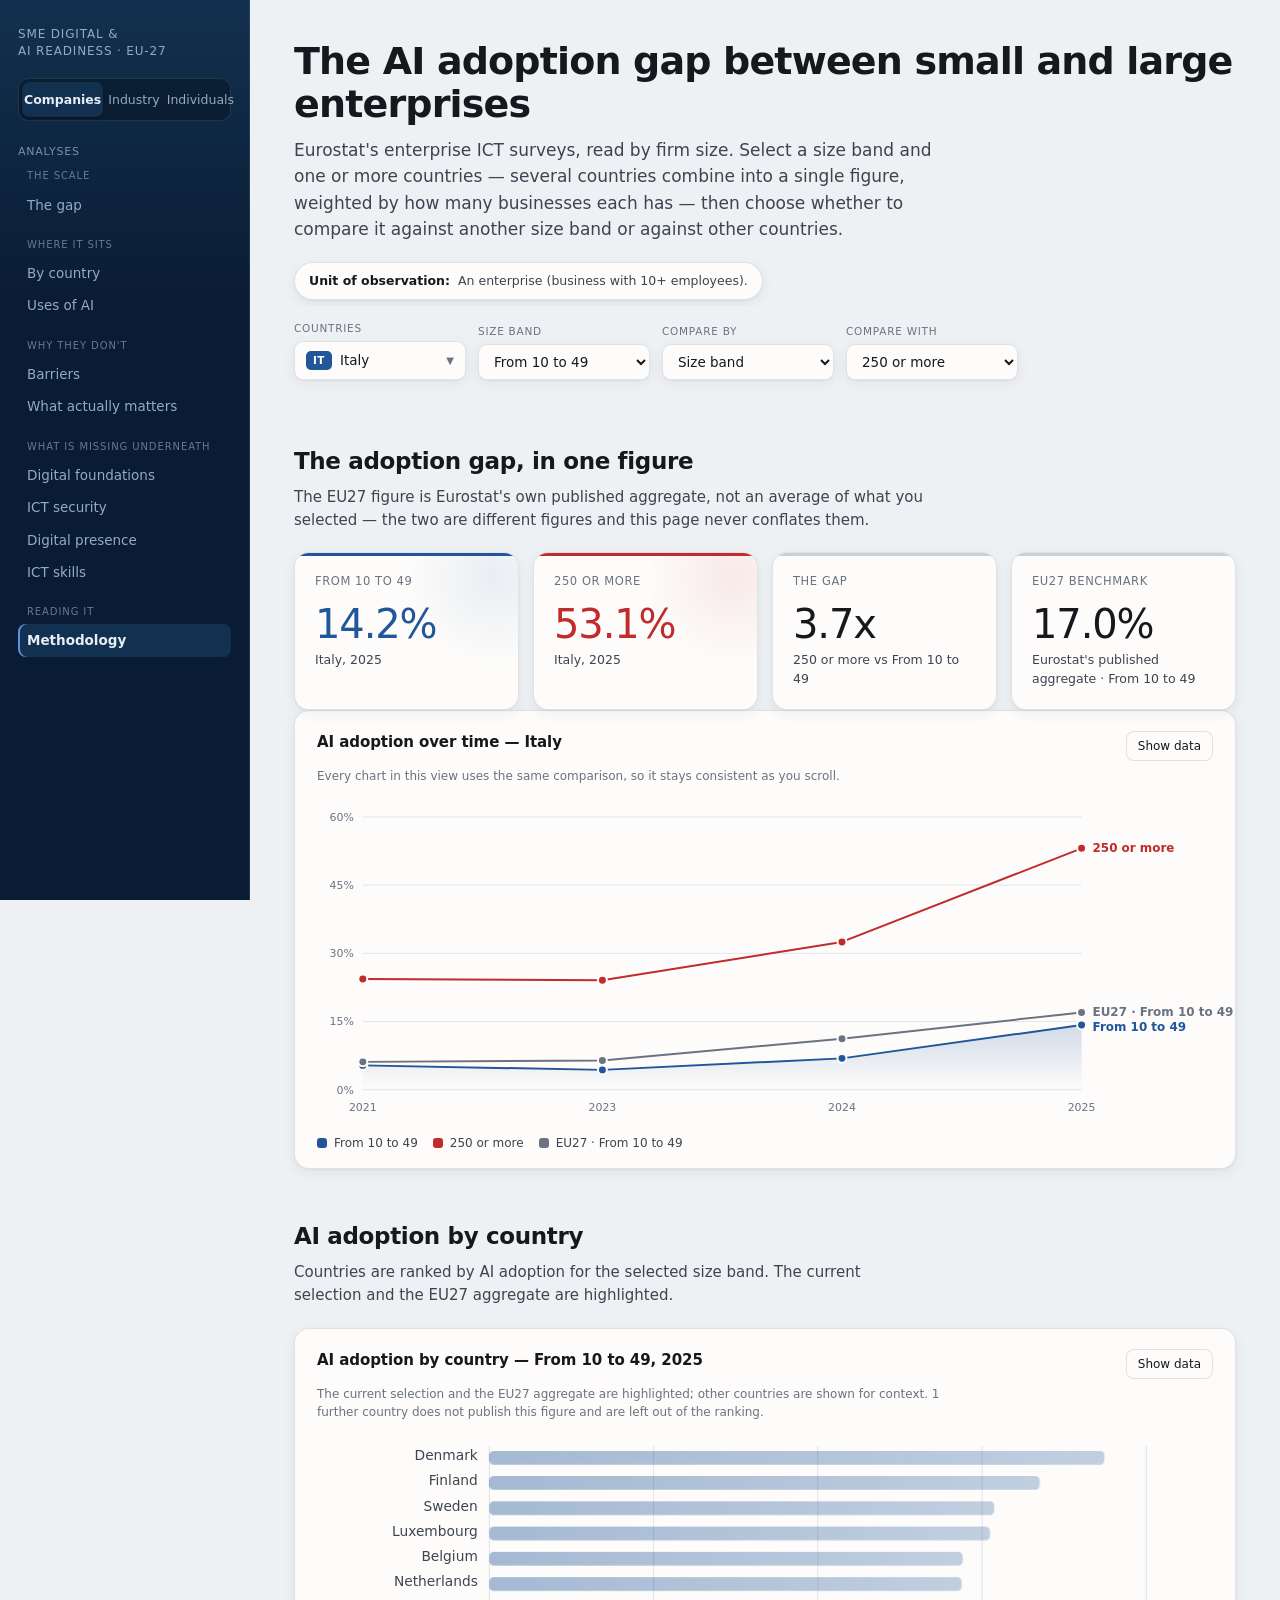
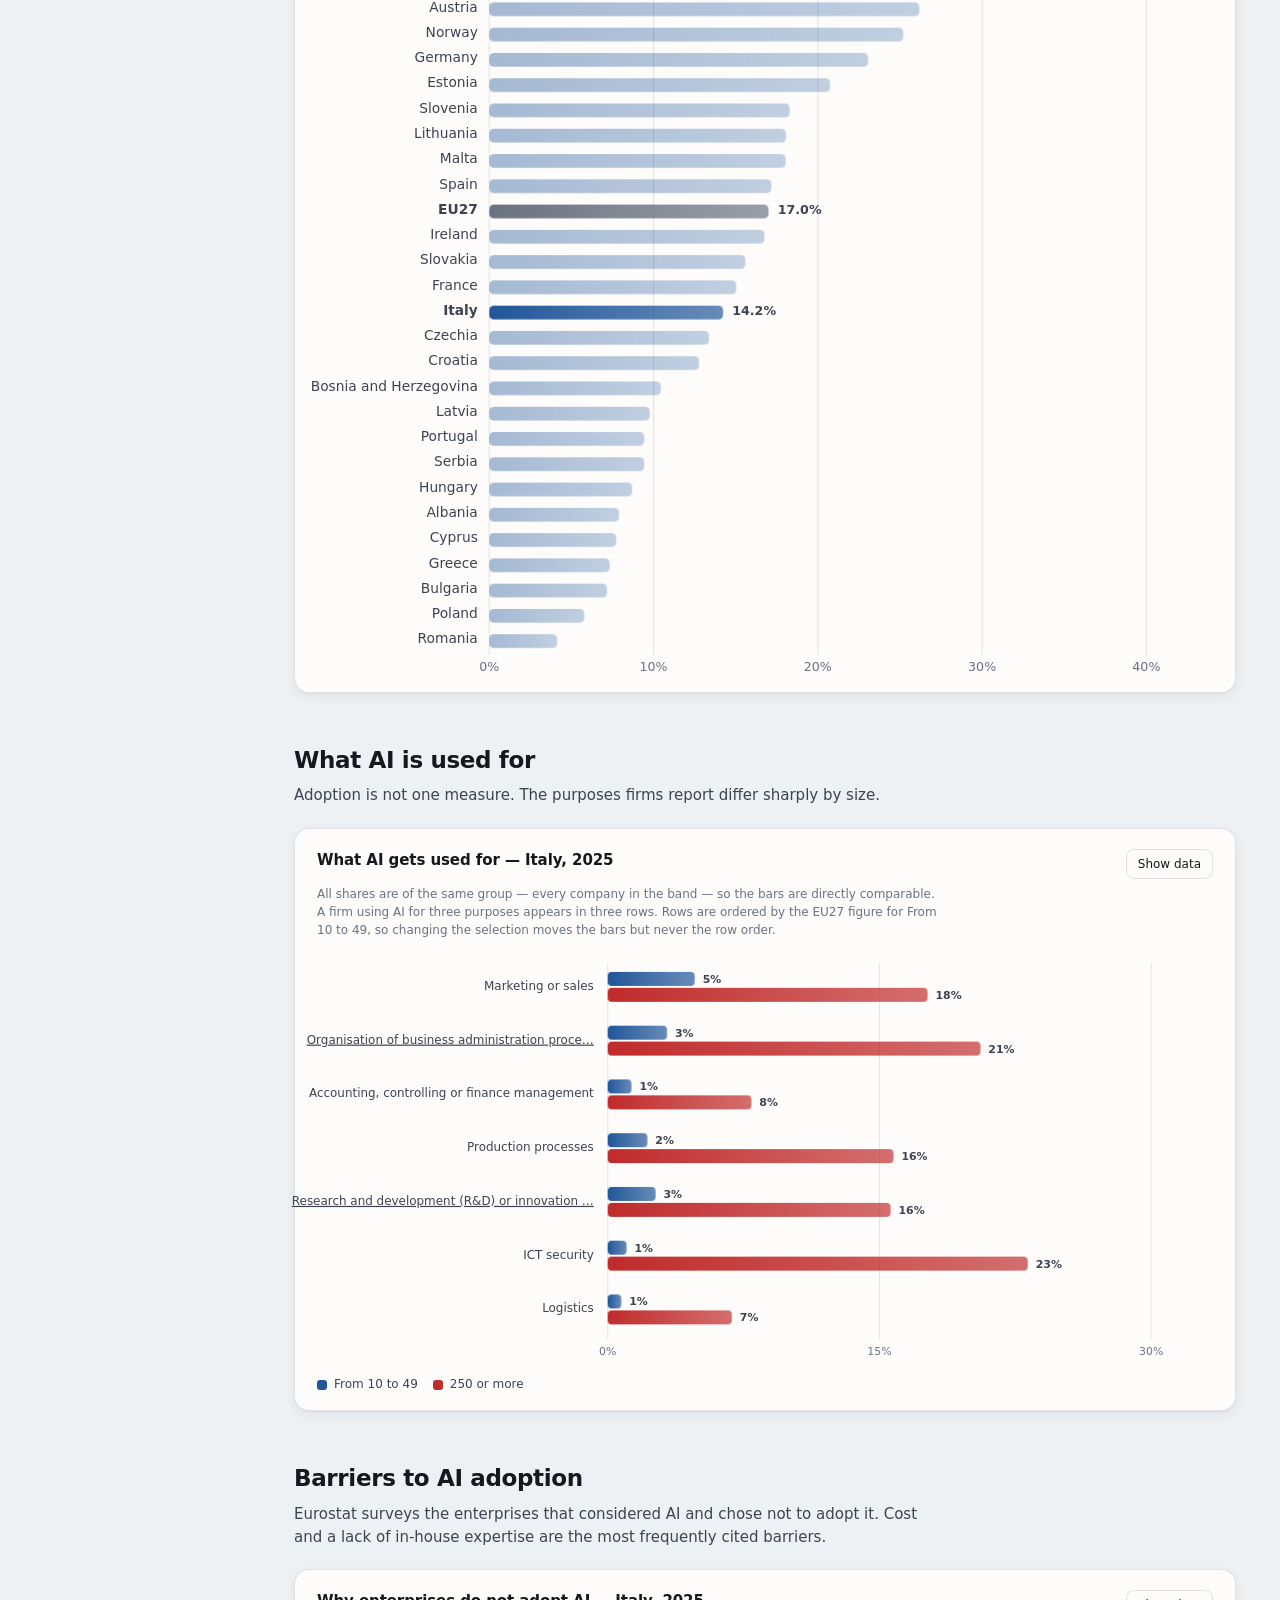
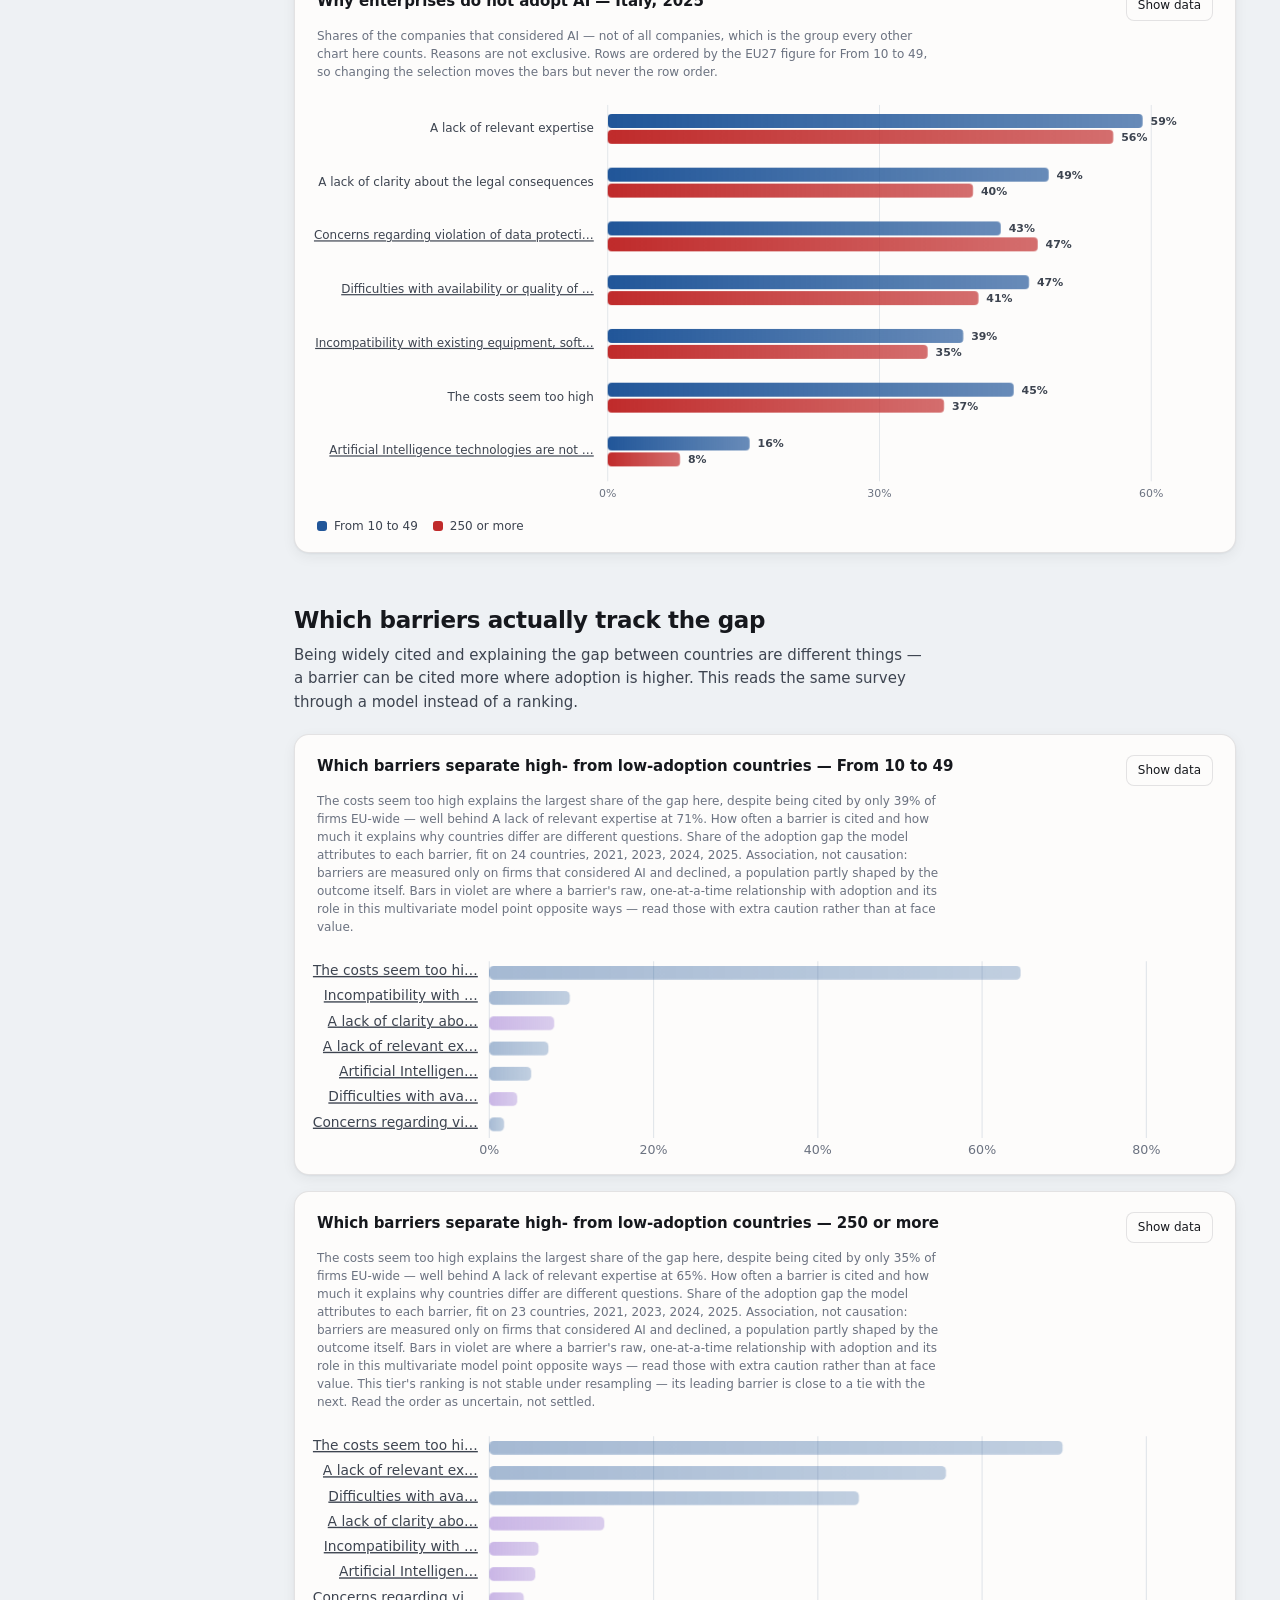
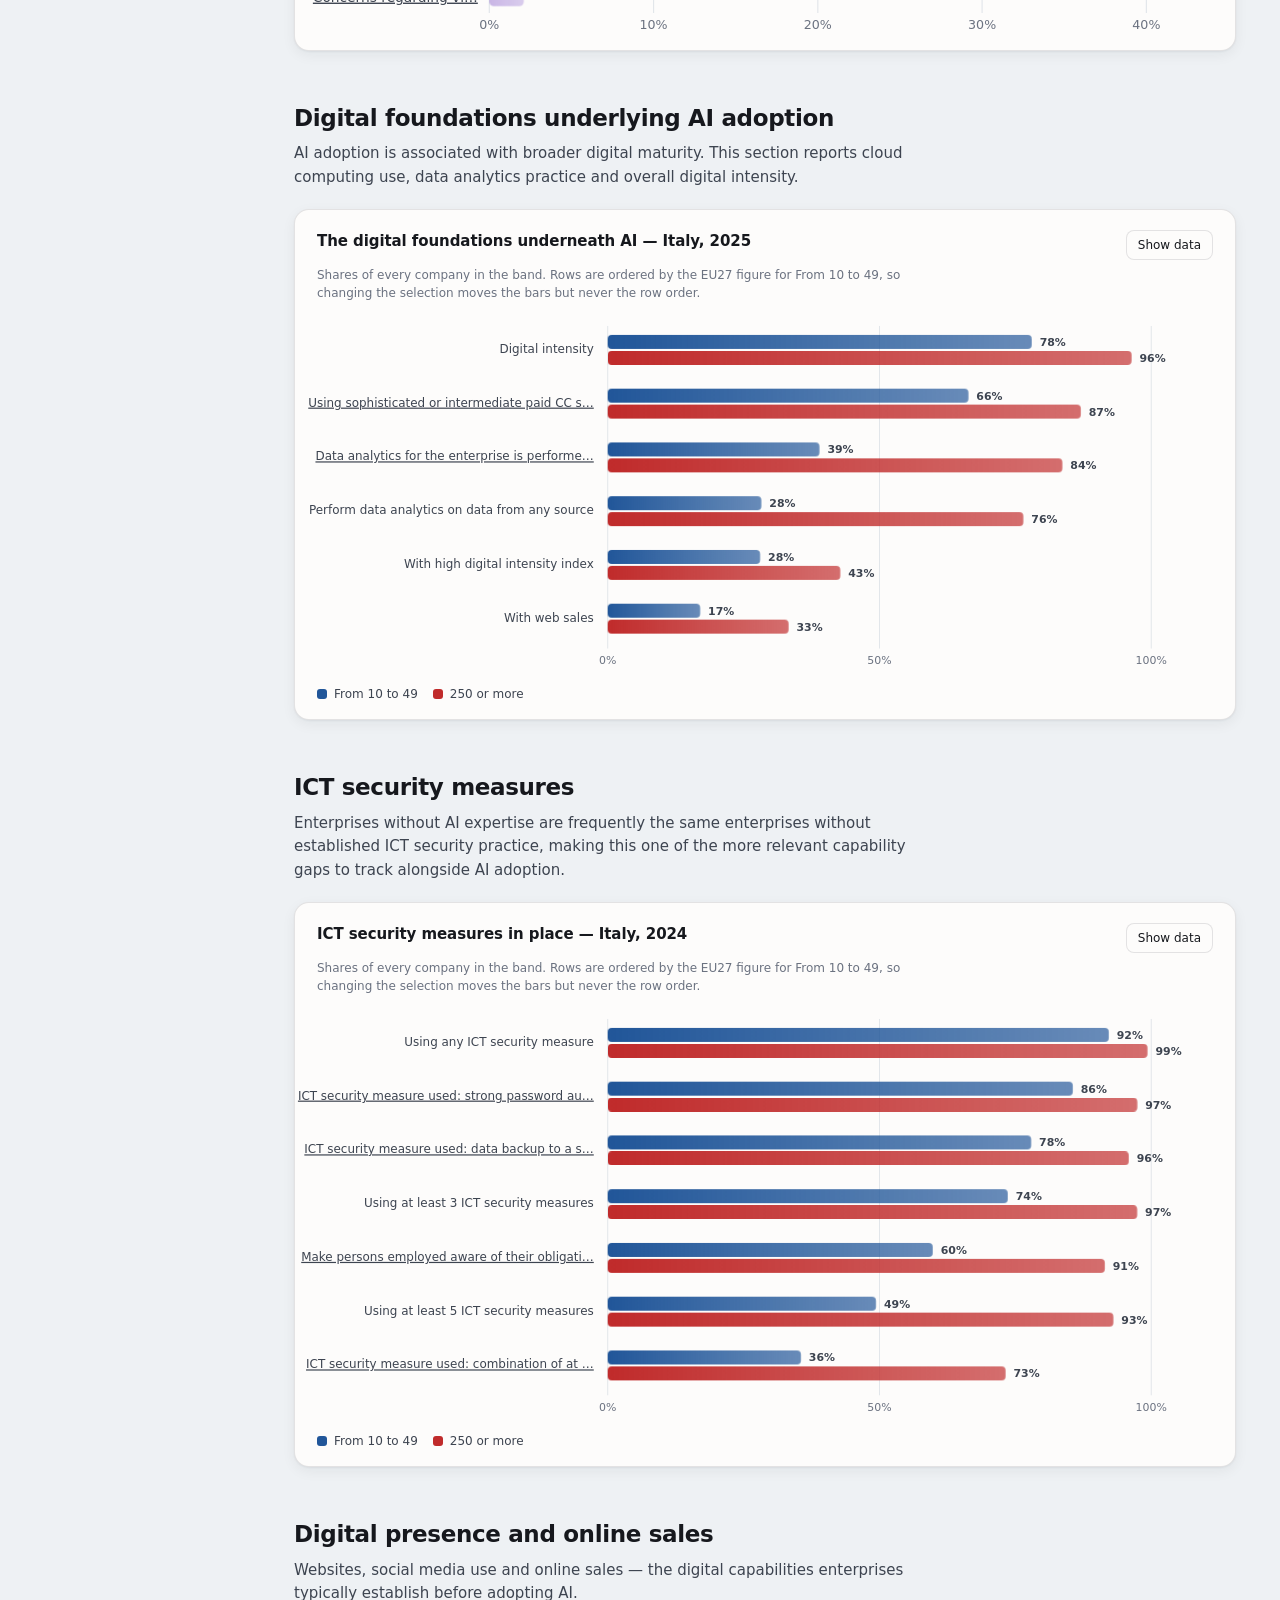
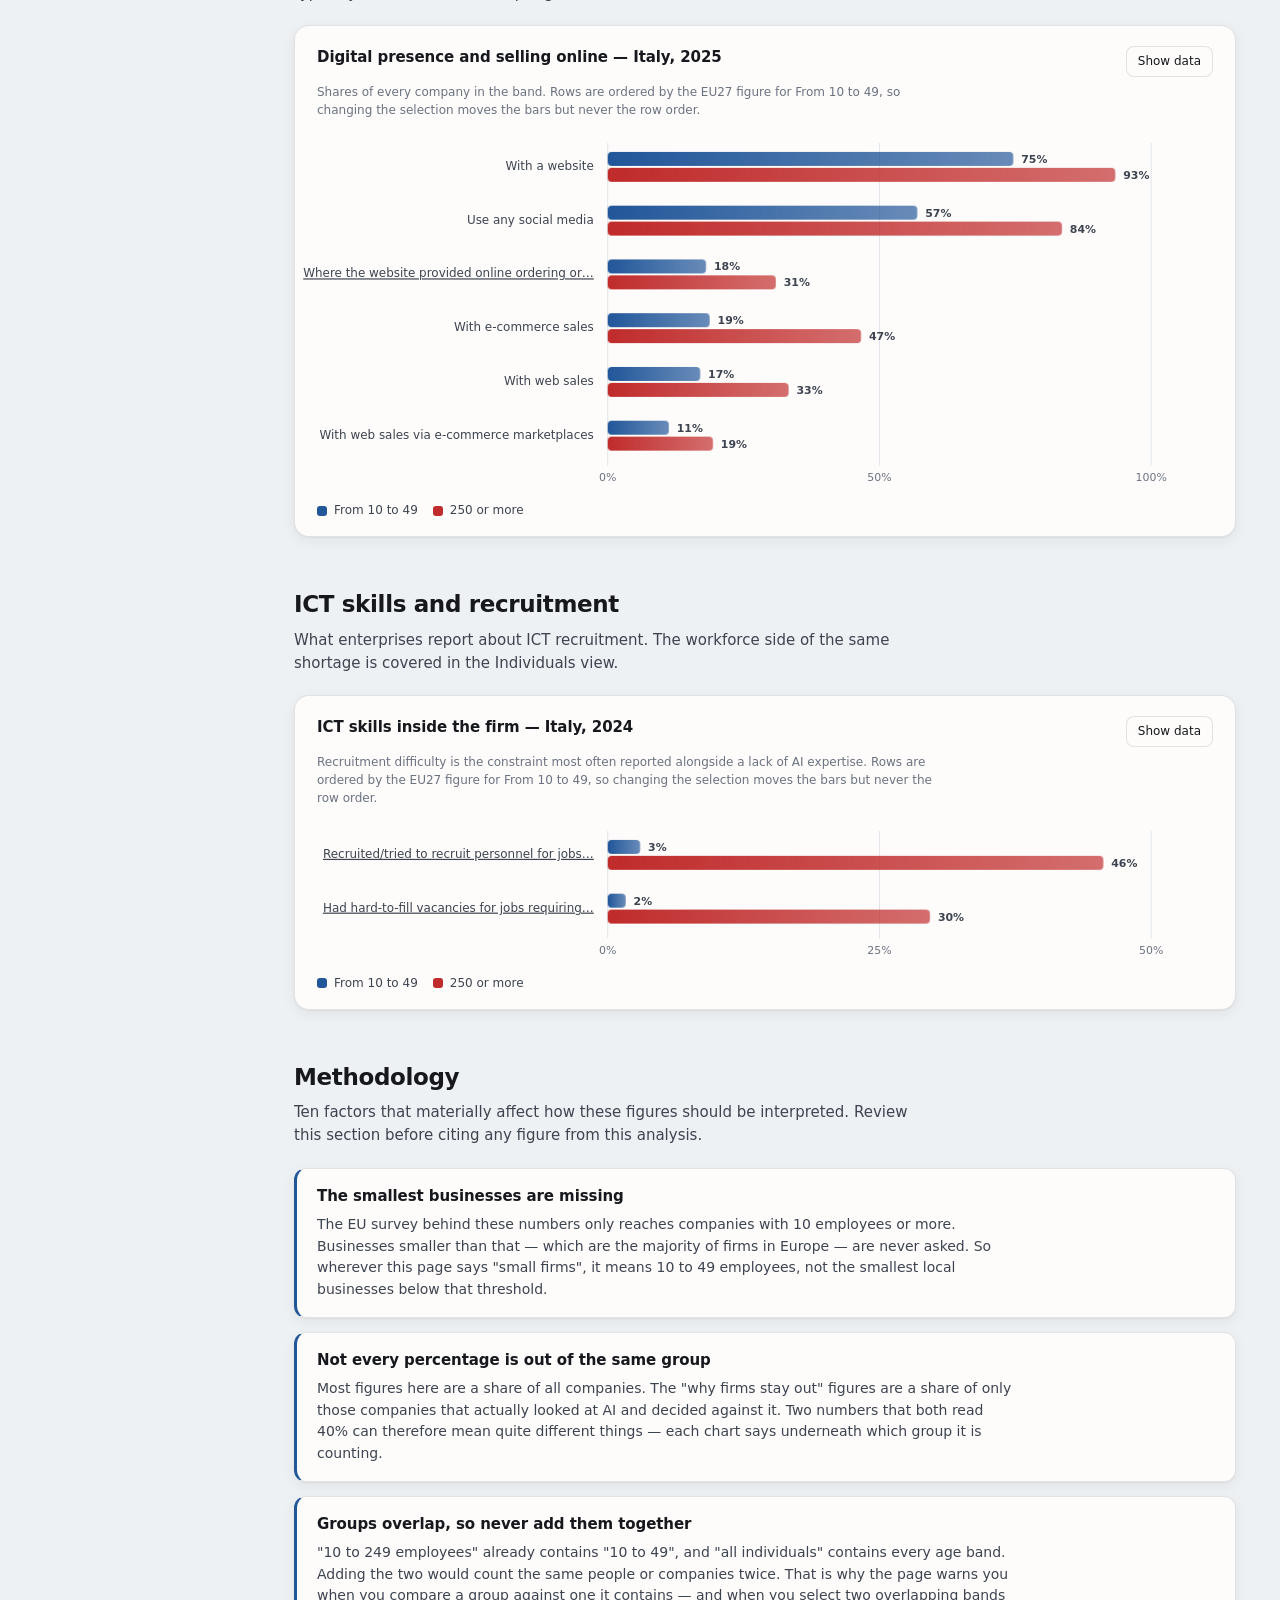
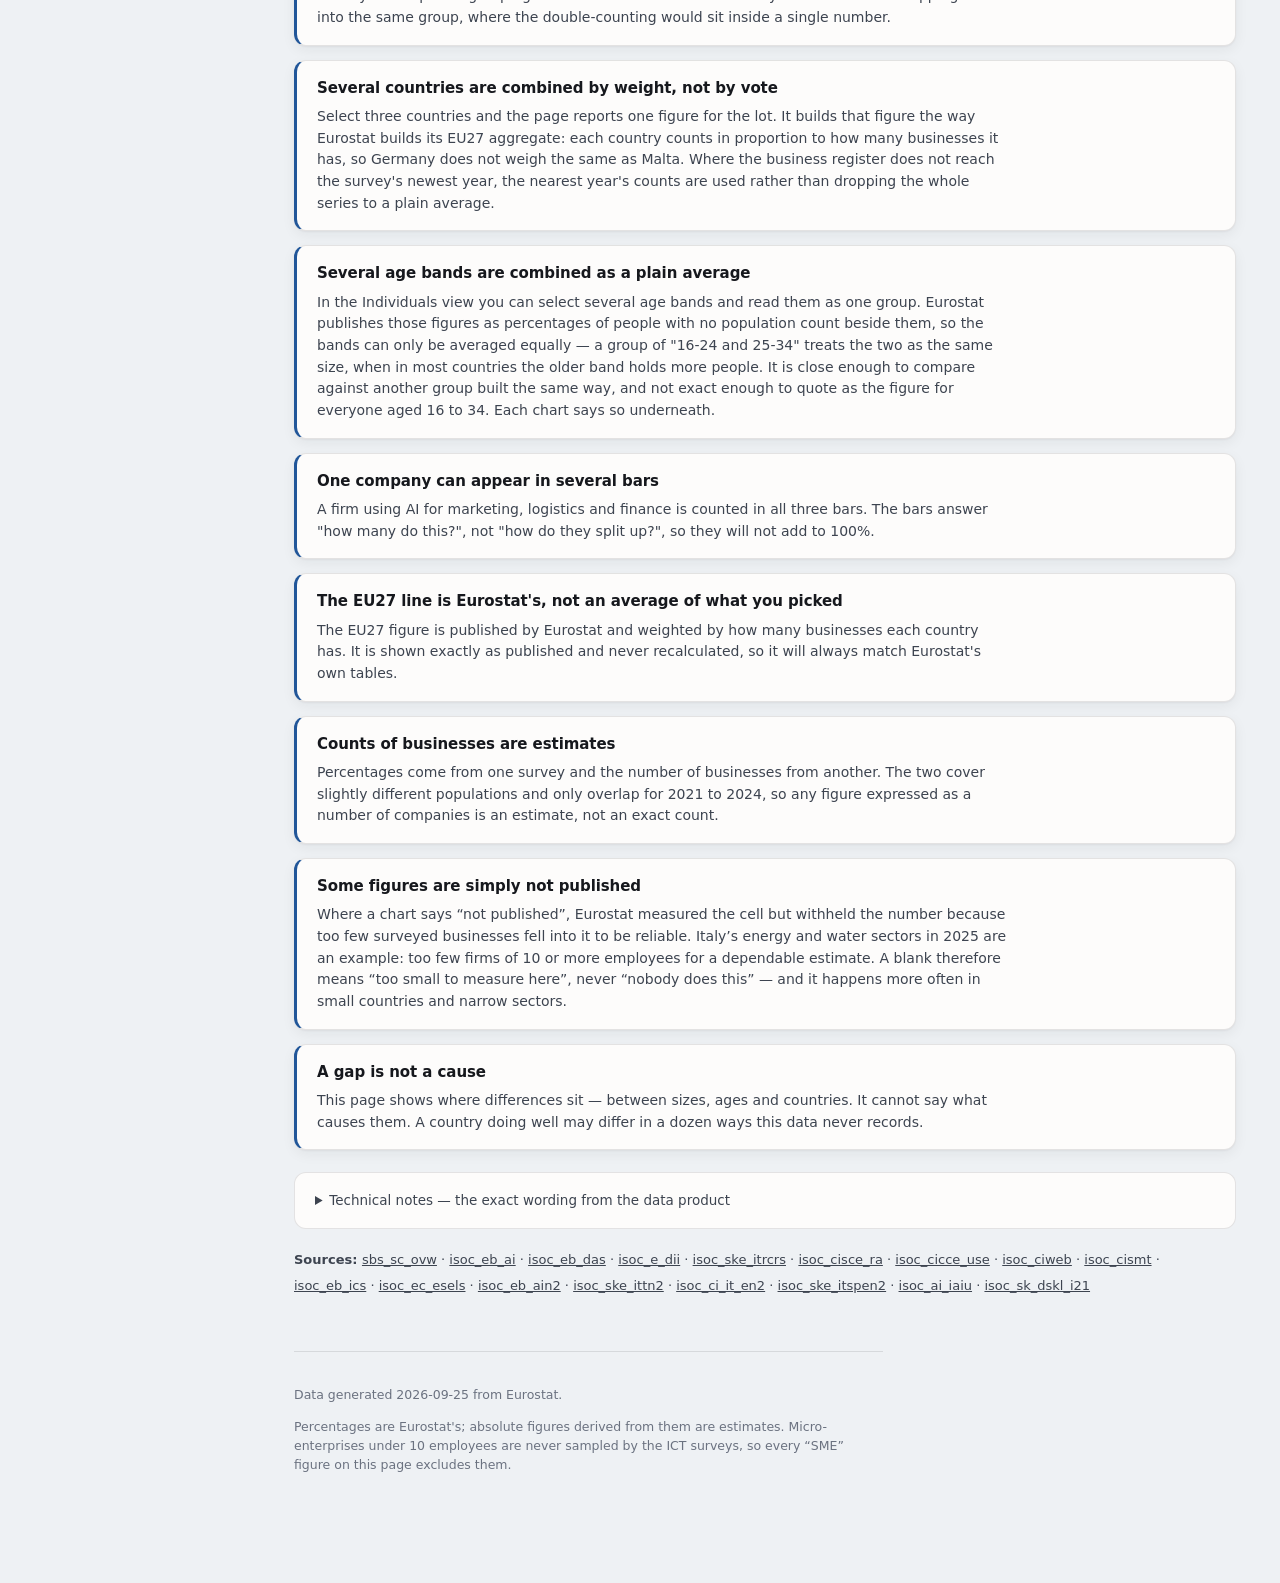
<file: docs/index.html>
<!doctype html>
<html lang="en">
<head>
<meta charset="utf-8">
<meta name="viewport" content="width=device-width, initial-scale=1">
<title>The SME AI Gap</title>
<meta name="description" content="How far behind large enterprises Europe's small firms are on AI adoption — by country, size band and workforce, from Eurostat.">
<meta property="og:title" content="The SME AI Gap">
<meta property="og:description" content="Small firms adopt AI at a fraction of the rate large enterprises do. The gap, by country, from Eurostat.">
<meta property="og:type" content="website">
<link rel="stylesheet" href="style.css">
</head>
<body>

<p id="boot" class="loading">Loading data…</p>

<div class="shell" id="app" hidden>

  <aside class="sidebar">
    <div class="brand">SME Digital &amp;<br>AI Readiness · EU-27</div>

    <div class="viewswitch" id="viewswitch" role="tablist" aria-label="Unit of observation">
      <button type="button" role="tab" data-view="firm" aria-selected="true">Companies</button>
      <button type="button" role="tab" data-view="sector" aria-selected="false">Industry</button>
      <button type="button" role="tab" data-view="individual" aria-selected="false">Individuals</button>
    </div>

    <nav class="analyses" aria-label="Analyses">
      <p class="side-label">Analyses</p>
      <ol id="nav"></ol>
    </nav>
  </aside>

  <main>
    <header class="masthead">
      <h1 id="headline"></h1>
      <p class="standfirst" id="standfirst"></p>
      <p class="unit-banner" id="unit-banner"></p>
    </header>

    <div class="toolbar" id="toolbar">
      <div class="field">
        <label id="lbl-geo" for="dd-geo-button">Countries</label>
        <div class="dropdown" id="dd-geo"></div>
      </div>

      <div class="field" id="fld-primary">
        <label id="lbl-primary" for="primary-select">Size band</label>
        <select id="primary-select"></select>
        <div class="dropdown" id="dd-primary" hidden></div>
      </div>

      <div class="field">
        <label for="compare-mode">Compare by</label>
        <select id="compare-mode">
          <option value="band" id="opt-mode-band">Size band</option>
          <option value="geo">Country</option>
        </select>
      </div>

      <div class="field">
        <label for="compare-select" id="lbl-compare">Compare with</label>
        <select id="compare-select"></select>
        <div class="dropdown" id="dd-compare-band" hidden></div>
        <div class="dropdown" id="dd-compare" hidden></div>
      </div>
    </div>

    <div id="sections"></div>

    <footer class="colophon">
      <p id="generated"></p>
      <p>
        Percentages are Eurostat's; absolute figures derived from them are estimates.
        Micro-enterprises under 10 employees are never sampled by the ICT surveys, so
        every &ldquo;SME&rdquo; figure on this page excludes them.
      </p>
    </footer>
  </main>

</div>

<script src="app.js"></script>
</body>
</html>
</file>
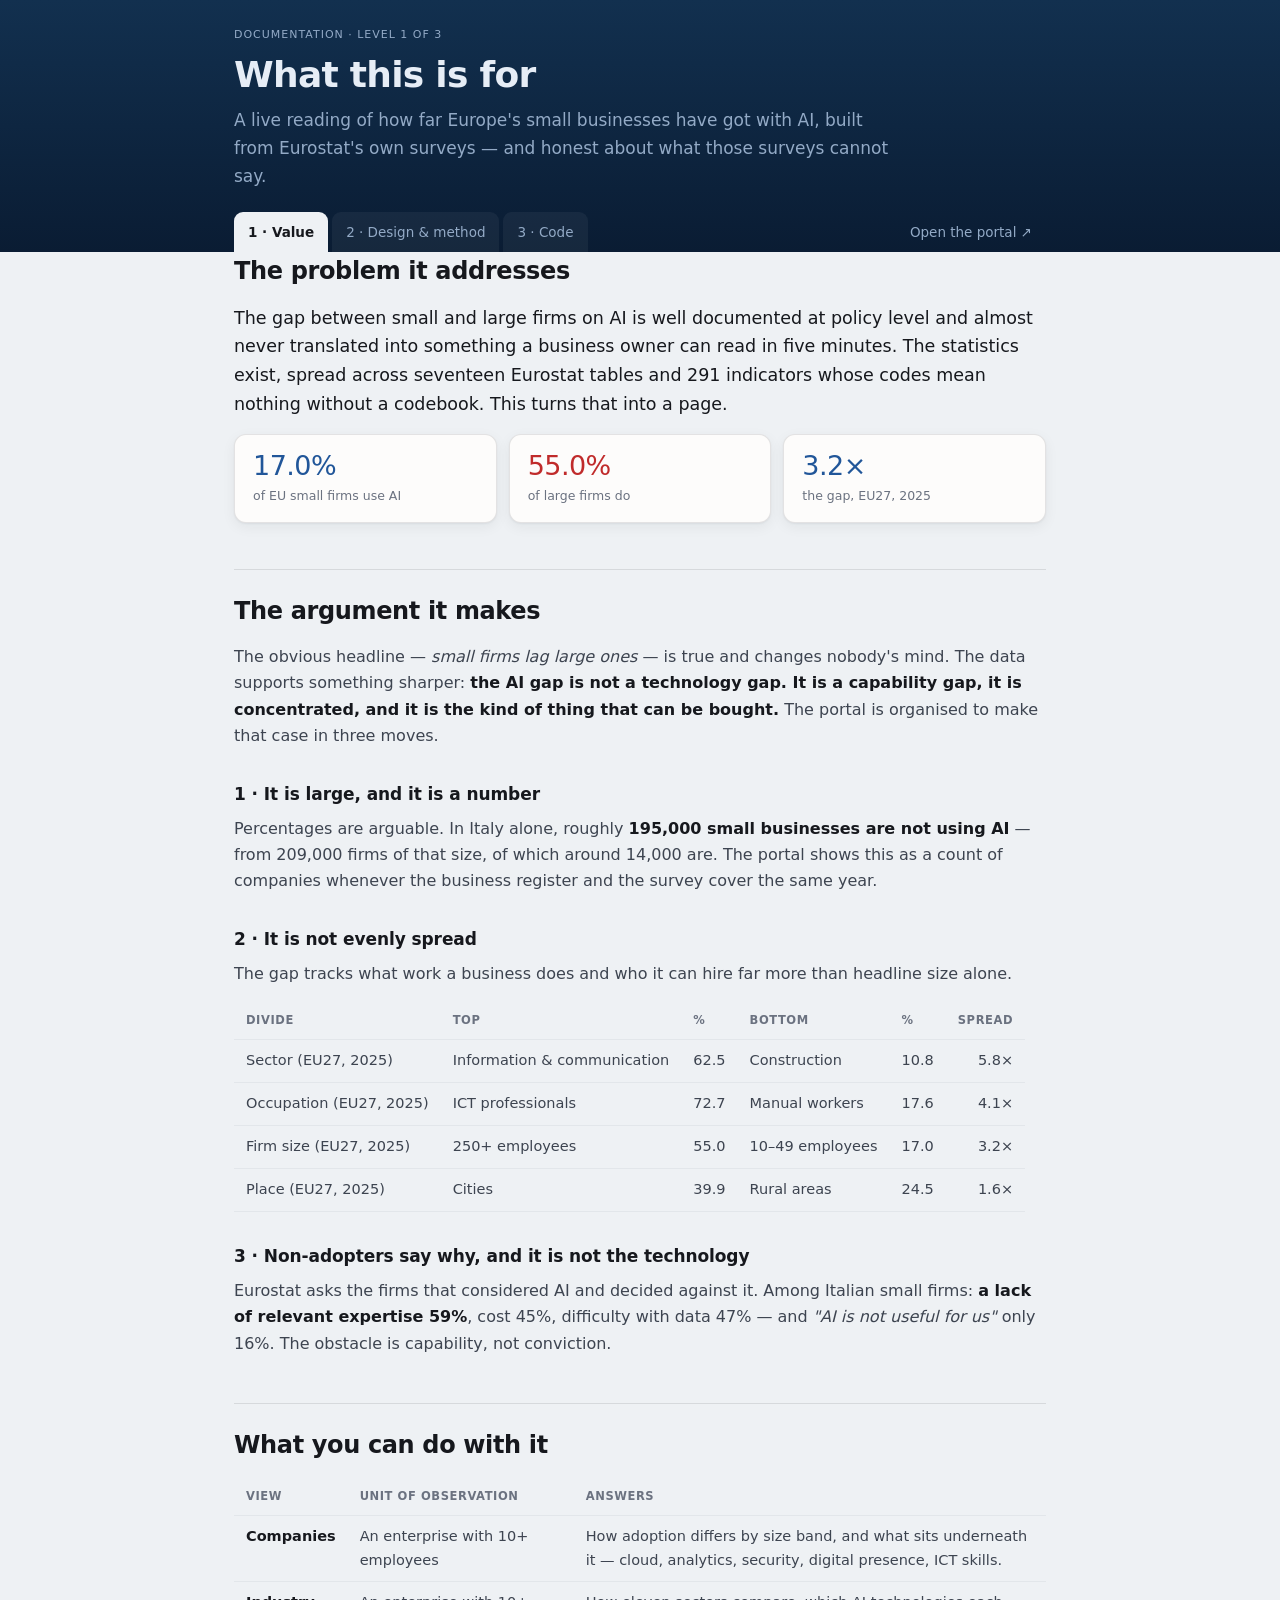
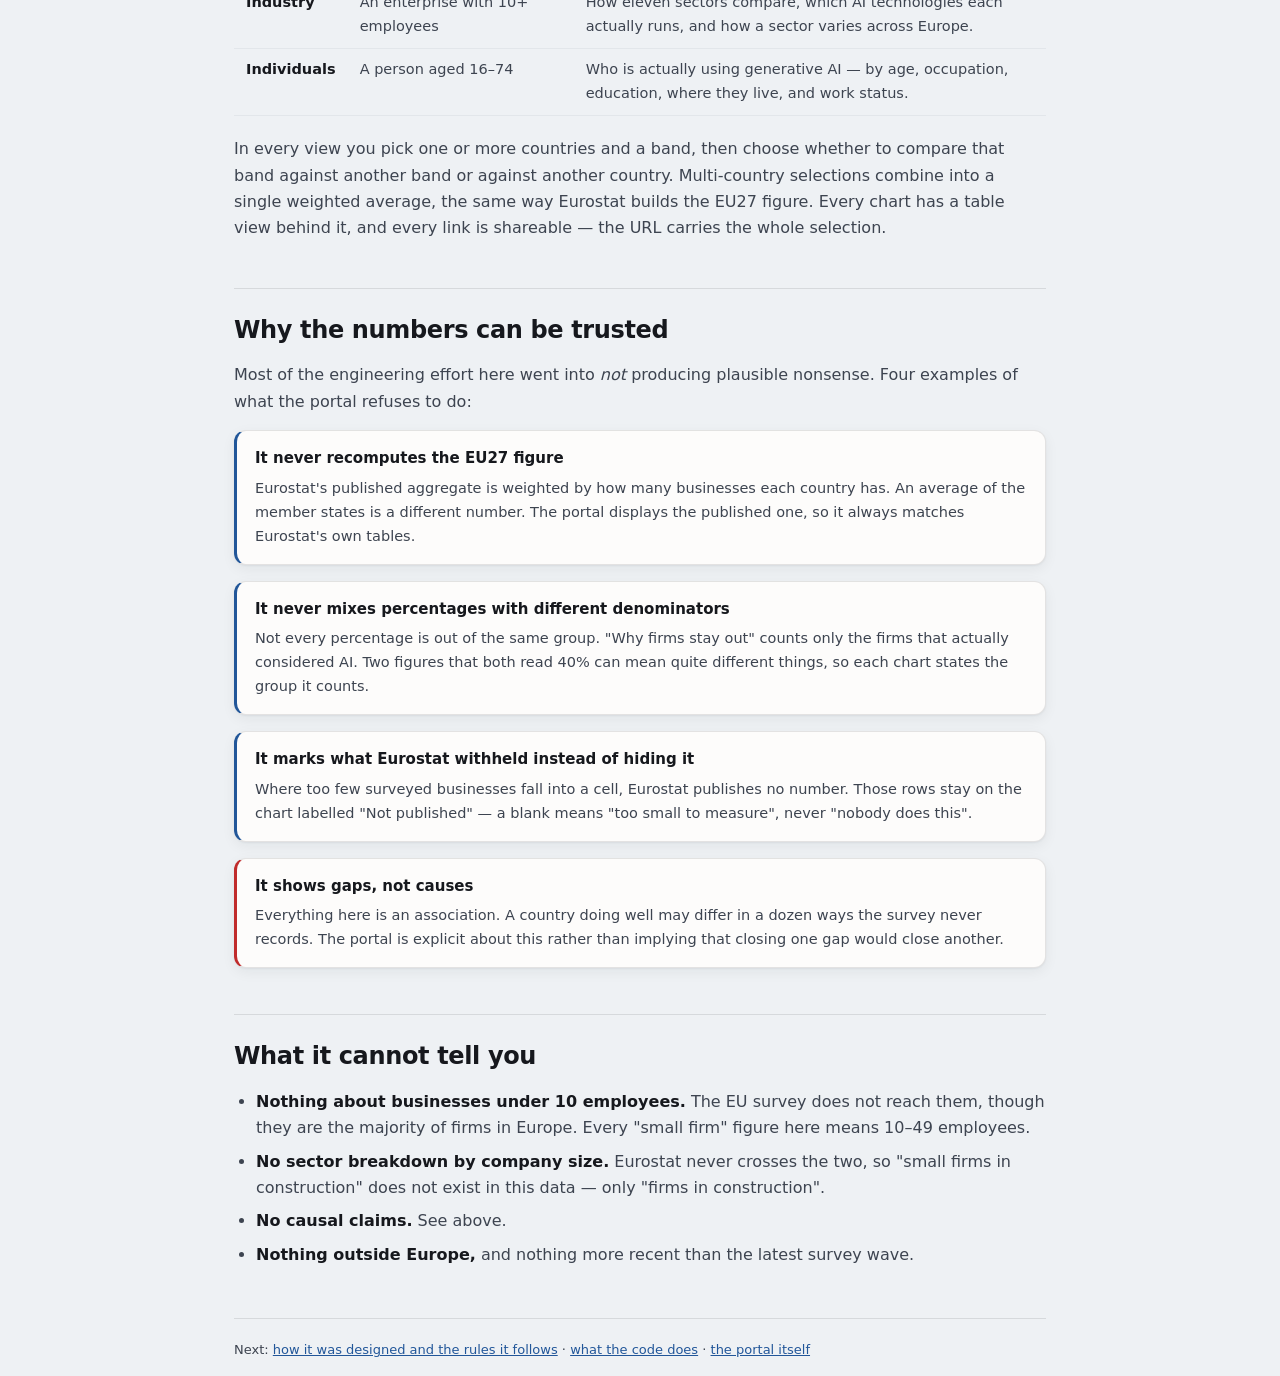
<file: docs/documentation/index.html>
<!doctype html>
<html lang="en">
<head>
<meta charset="utf-8">
<meta name="viewport" content="width=device-width, initial-scale=1">
<title>What this is for — SME Digital &amp; AI Readiness</title>
<meta name="description" content="What the SME Digital & AI Readiness portal shows, who it is for, and what it can and cannot tell you.">
<link rel="stylesheet" href="doc.css">
</head>
<body>

<div class="top">
  <div class="wrap">
    <p class="eyebrow">Documentation · Level 1 of 3</p>
    <h1>What this is for</h1>
    <p class="lede">
      A live reading of how far Europe's small businesses have got with AI, built
      from Eurostat's own surveys — and honest about what those surveys cannot say.
    </p>
    <nav class="docnav">
      <a href="index.html" aria-current="page">1 · Value</a>
      <a href="design.html">2 · Design &amp; method</a>
      <a href="code.html">3 · Code</a>
      <span class="spacer"></span>
      <a href="../" class="live">Open the portal ↗</a>
    </nav>
  </div>
</div>

<main class="wrap">

<h2>The problem it addresses</h2>

<p class="intro">
  The gap between small and large firms on AI is well documented at policy level and
  almost never translated into something a business owner can read in five minutes.
  The statistics exist, spread across seventeen Eurostat tables and 291 indicators
  whose codes mean nothing without a codebook. This turns that into a page.
</p>

<div class="stats">
  <div class="stat"><div class="n">17.0%</div><div class="l">of EU small firms use AI</div></div>
  <div class="stat"><div class="n alt">55.0%</div><div class="l">of large firms do</div></div>
  <div class="stat"><div class="n">3.2×</div><div class="l">the gap, EU27, 2025</div></div>
</div>

<h2>The argument it makes</h2>

<p>
  The obvious headline — <em>small firms lag large ones</em> — is true and changes
  nobody's mind. The data supports something sharper: <strong>the AI gap is not a
  technology gap. It is a capability gap, it is concentrated, and it is the kind of
  thing that can be bought.</strong> The portal is organised to make that case in
  three moves.
</p>

<h3>1 · It is large, and it is a number</h3>
<p>
  Percentages are arguable. In Italy alone, roughly <strong>195,000 small businesses
  are not using AI</strong> — from 209,000 firms of that size, of which around 14,000
  are. The portal shows this as a count of companies whenever the business register
  and the survey cover the same year.
</p>

<h3>2 · It is not evenly spread</h3>
<p>
  The gap tracks what work a business does and who it can hire far more than headline
  size alone.
</p>

<table>
  <thead><tr><th>Divide</th><th>Top</th><th class="num">%</th><th>Bottom</th><th class="num">%</th><th class="num">Spread</th></tr></thead>
  <tbody>
    <tr><td>Sector (EU27, 2025)</td><td>Information &amp; communication</td><td class="num">62.5</td><td>Construction</td><td class="num">10.8</td><td class="num">5.8×</td></tr>
    <tr><td>Occupation (EU27, 2025)</td><td>ICT professionals</td><td class="num">72.7</td><td>Manual workers</td><td class="num">17.6</td><td class="num">4.1×</td></tr>
    <tr><td>Firm size (EU27, 2025)</td><td>250+ employees</td><td class="num">55.0</td><td>10–49 employees</td><td class="num">17.0</td><td class="num">3.2×</td></tr>
    <tr><td>Place (EU27, 2025)</td><td>Cities</td><td class="num">39.9</td><td>Rural areas</td><td class="num">24.5</td><td class="num">1.6×</td></tr>
  </tbody>
</table>

<h3>3 · Non-adopters say why, and it is not the technology</h3>
<p>
  Eurostat asks the firms that considered AI and decided against it. Among Italian
  small firms: <strong>a lack of relevant expertise 59%</strong>, cost 45%, difficulty
  with data 47% — and <em>"AI is not useful for us"</em> only 16%. The obstacle is
  capability, not conviction.
</p>

<h2>What you can do with it</h2>

<table>
  <thead><tr><th>View</th><th>Unit of observation</th><th>Answers</th></tr></thead>
  <tbody>
    <tr><td><strong>Companies</strong></td><td>An enterprise with 10+ employees</td><td>How adoption differs by size band, and what sits underneath it — cloud, analytics, security, digital presence, ICT skills.</td></tr>
    <tr><td><strong>Industry</strong></td><td>An enterprise with 10+ employees</td><td>How eleven sectors compare, which AI technologies each actually runs, and how a sector varies across Europe.</td></tr>
    <tr><td><strong>Individuals</strong></td><td>A person aged 16–74</td><td>Who is actually using generative AI — by age, occupation, education, where they live, and work status.</td></tr>
  </tbody>
</table>

<p>
  In every view you pick one or more countries and a band, then choose whether to
  compare that band against another band or against another country. Multi-country
  selections combine into a single weighted average, the same way Eurostat builds the
  EU27 figure. Every chart has a table view behind it, and every link is shareable —
  the URL carries the whole selection.
</p>

<h2>Why the numbers can be trusted</h2>

<p>
  Most of the engineering effort here went into <em>not</em> producing plausible
  nonsense. Four examples of what the portal refuses to do:
</p>

<div class="rule">
  <h4>It never recomputes the EU27 figure</h4>
  <p>Eurostat's published aggregate is weighted by how many businesses each country has. An average of the member states is a different number. The portal displays the published one, so it always matches Eurostat's own tables.</p>
</div>

<div class="rule">
  <h4>It never mixes percentages with different denominators</h4>
  <p>Not every percentage is out of the same group. "Why firms stay out" counts only the firms that actually considered AI. Two figures that both read 40% can mean quite different things, so each chart states the group it counts.</p>
</div>

<div class="rule">
  <h4>It marks what Eurostat withheld instead of hiding it</h4>
  <p>Where too few surveyed businesses fall into a cell, Eurostat publishes no number. Those rows stay on the chart labelled "Not published" — a blank means "too small to measure", never "nobody does this".</p>
</div>

<div class="rule warn">
  <h4>It shows gaps, not causes</h4>
  <p>Everything here is an association. A country doing well may differ in a dozen ways the survey never records. The portal is explicit about this rather than implying that closing one gap would close another.</p>
</div>

<h2>What it cannot tell you</h2>

<ul>
  <li><strong>Nothing about businesses under 10 employees.</strong> The EU survey does not reach them, though they are the majority of firms in Europe. Every "small firm" figure here means 10–49 employees.</li>
  <li><strong>No sector breakdown by company size.</strong> Eurostat never crosses the two, so "small firms in construction" does not exist in this data — only "firms in construction".</li>
  <li><strong>No causal claims.</strong> See above.</li>
  <li><strong>Nothing outside Europe,</strong> and nothing more recent than the latest survey wave.</li>
</ul>

<footer>
  <p>
    Next: <a href="design.html">how it was designed and the rules it follows</a> ·
    <a href="code.html">what the code does</a> ·
    <a href="../">the portal itself</a>
  </p>
</footer>

</main>
</body>
</html>
</file>
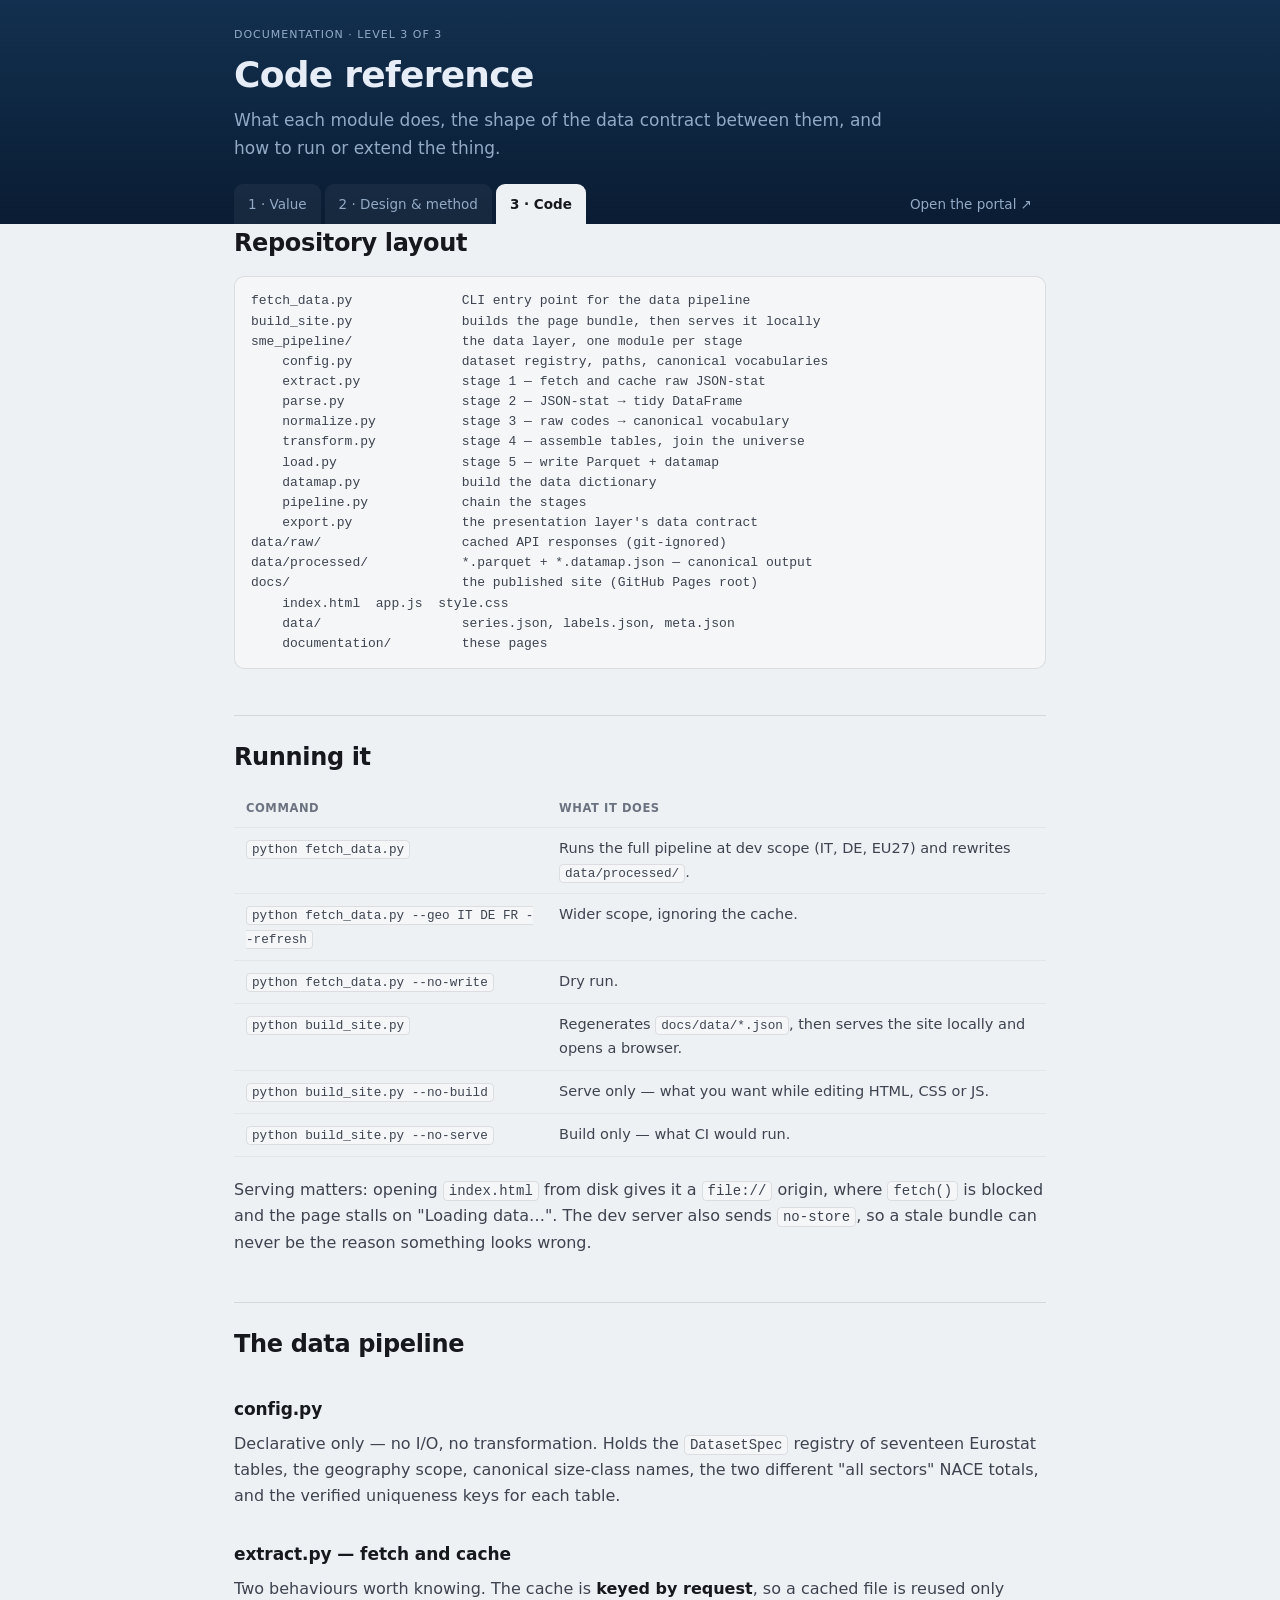
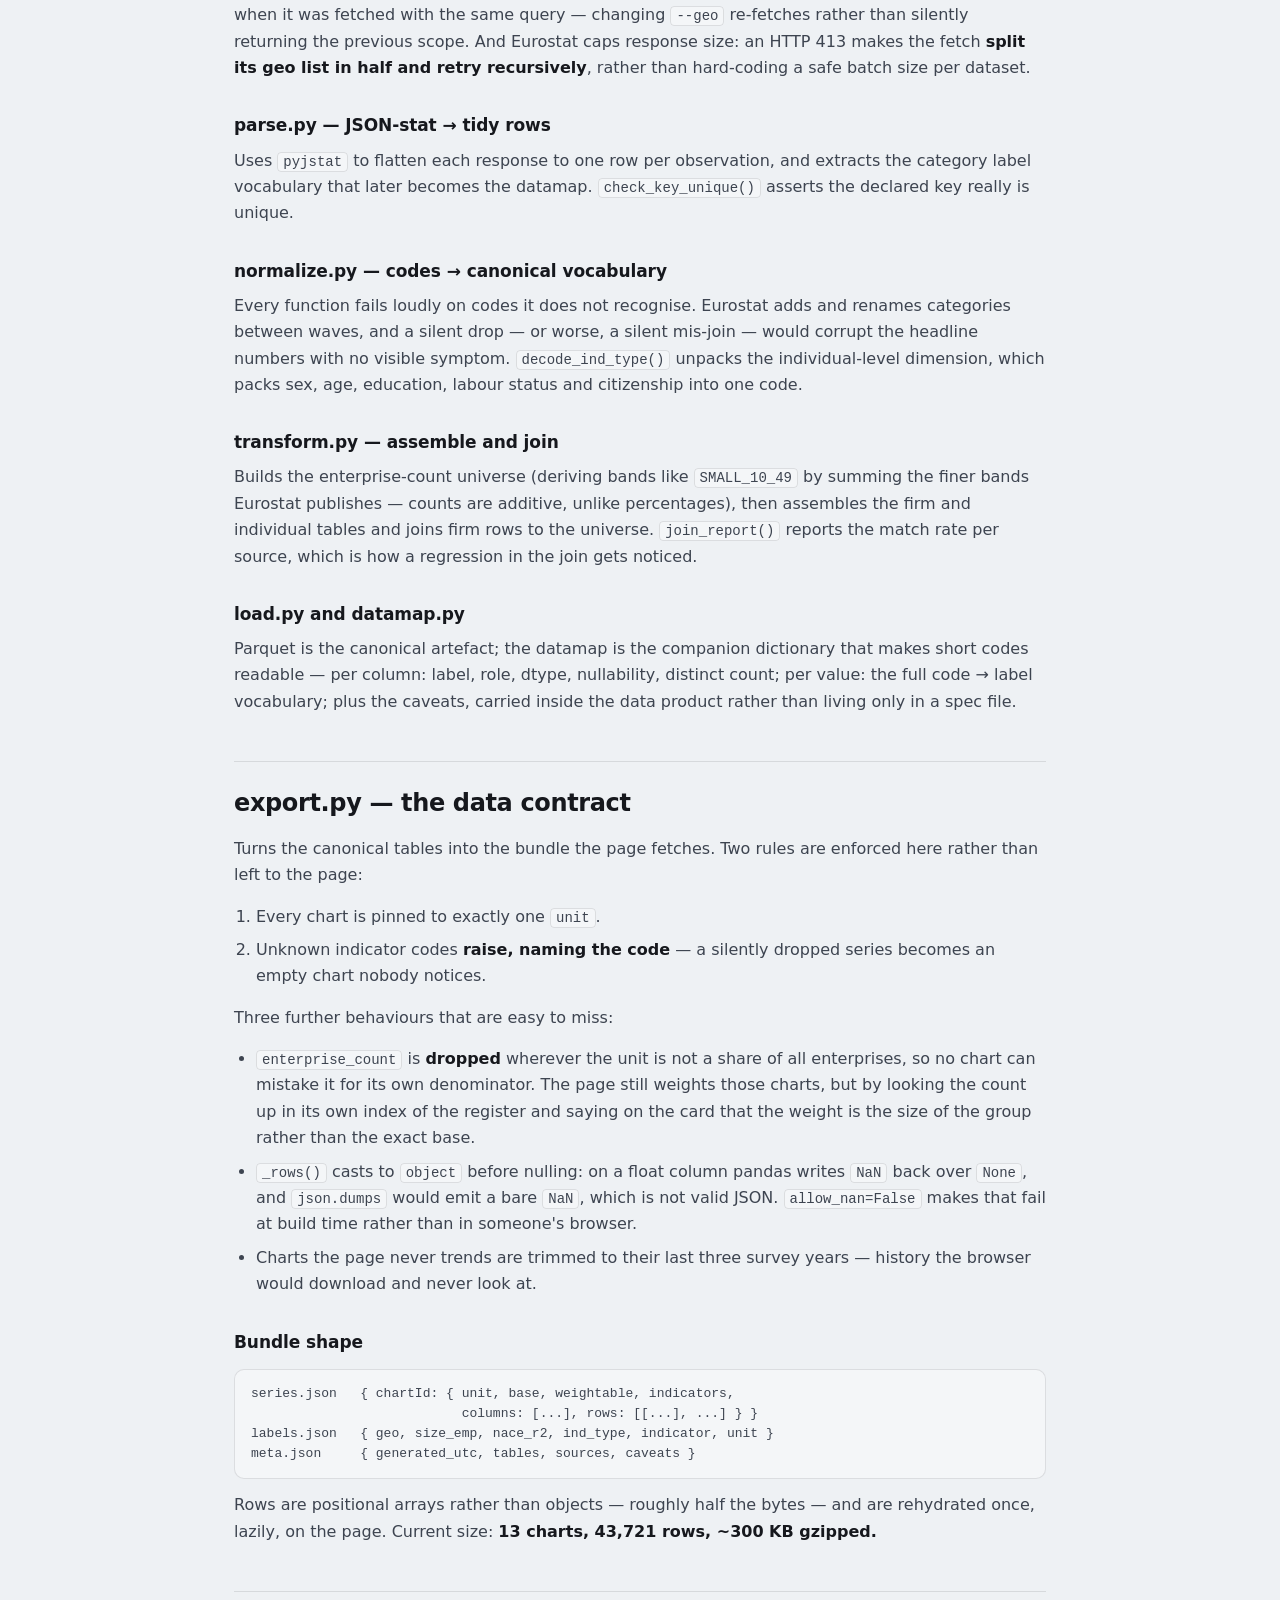
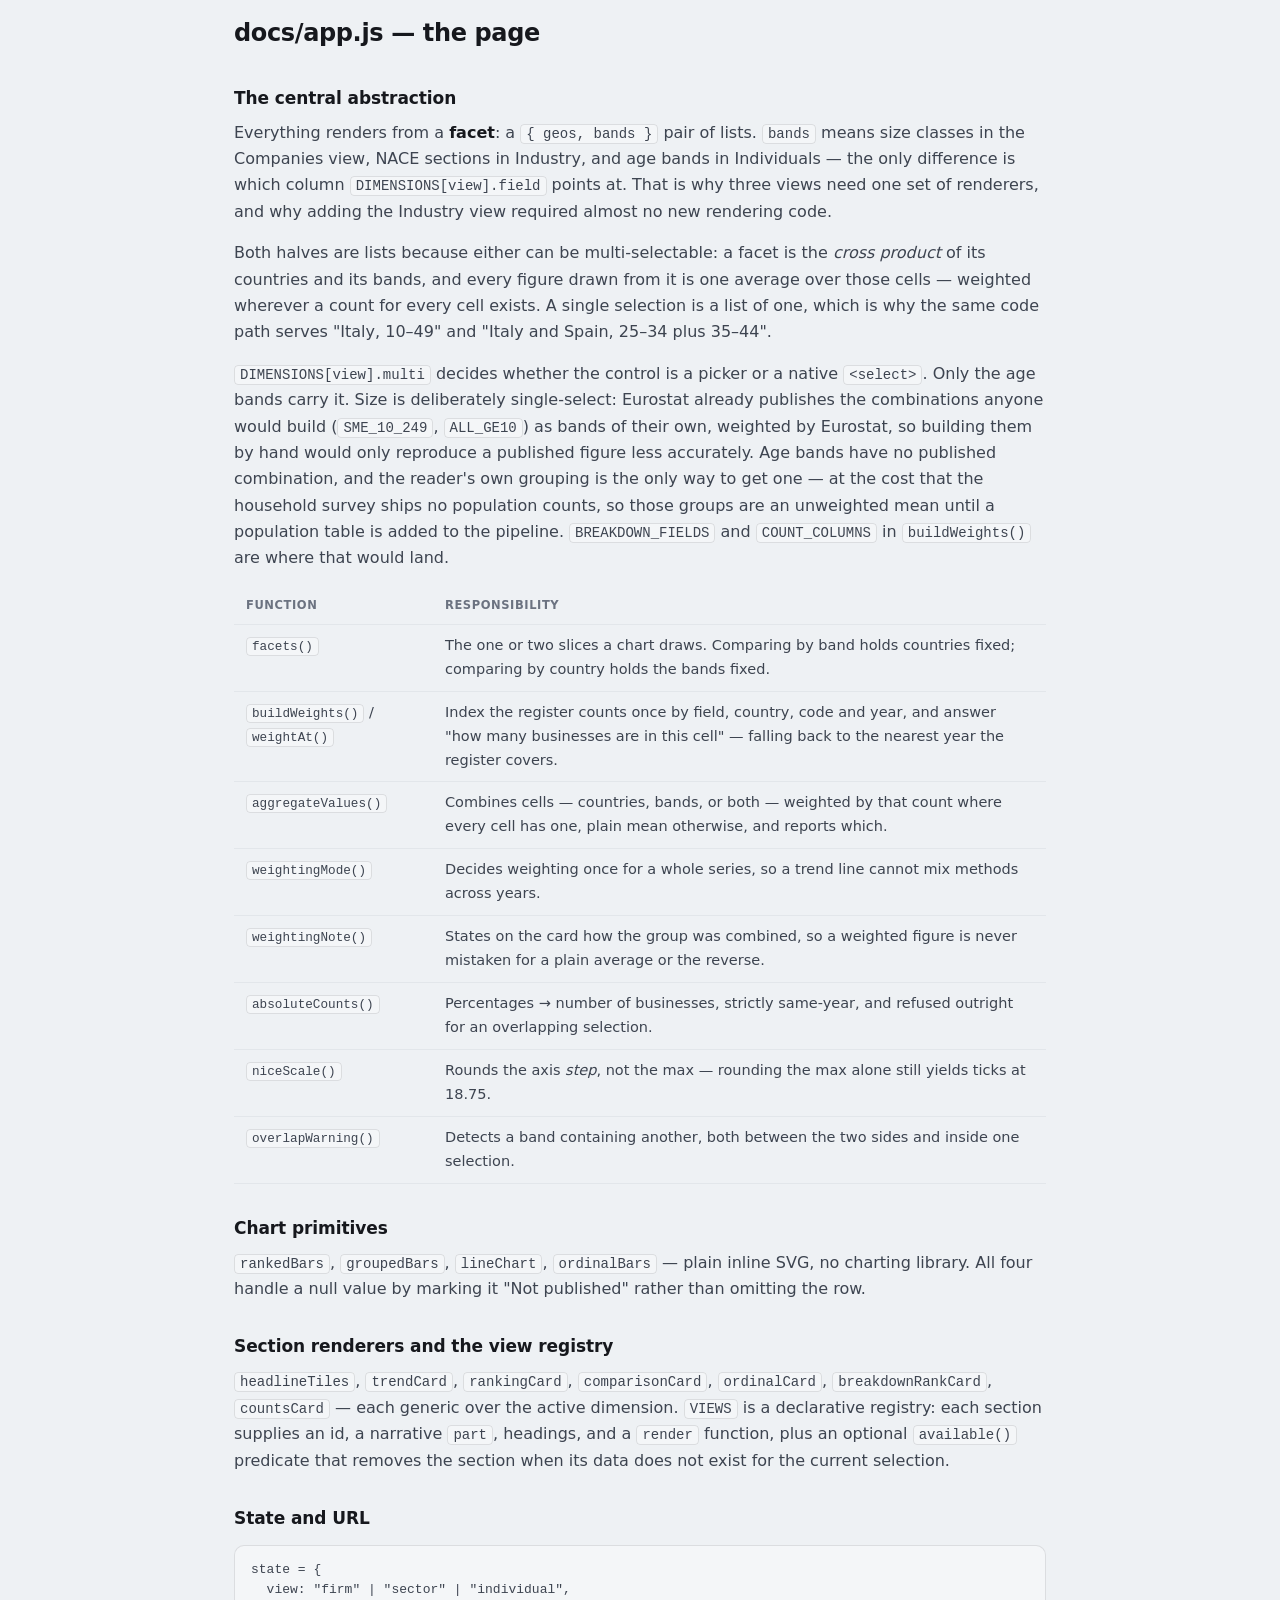
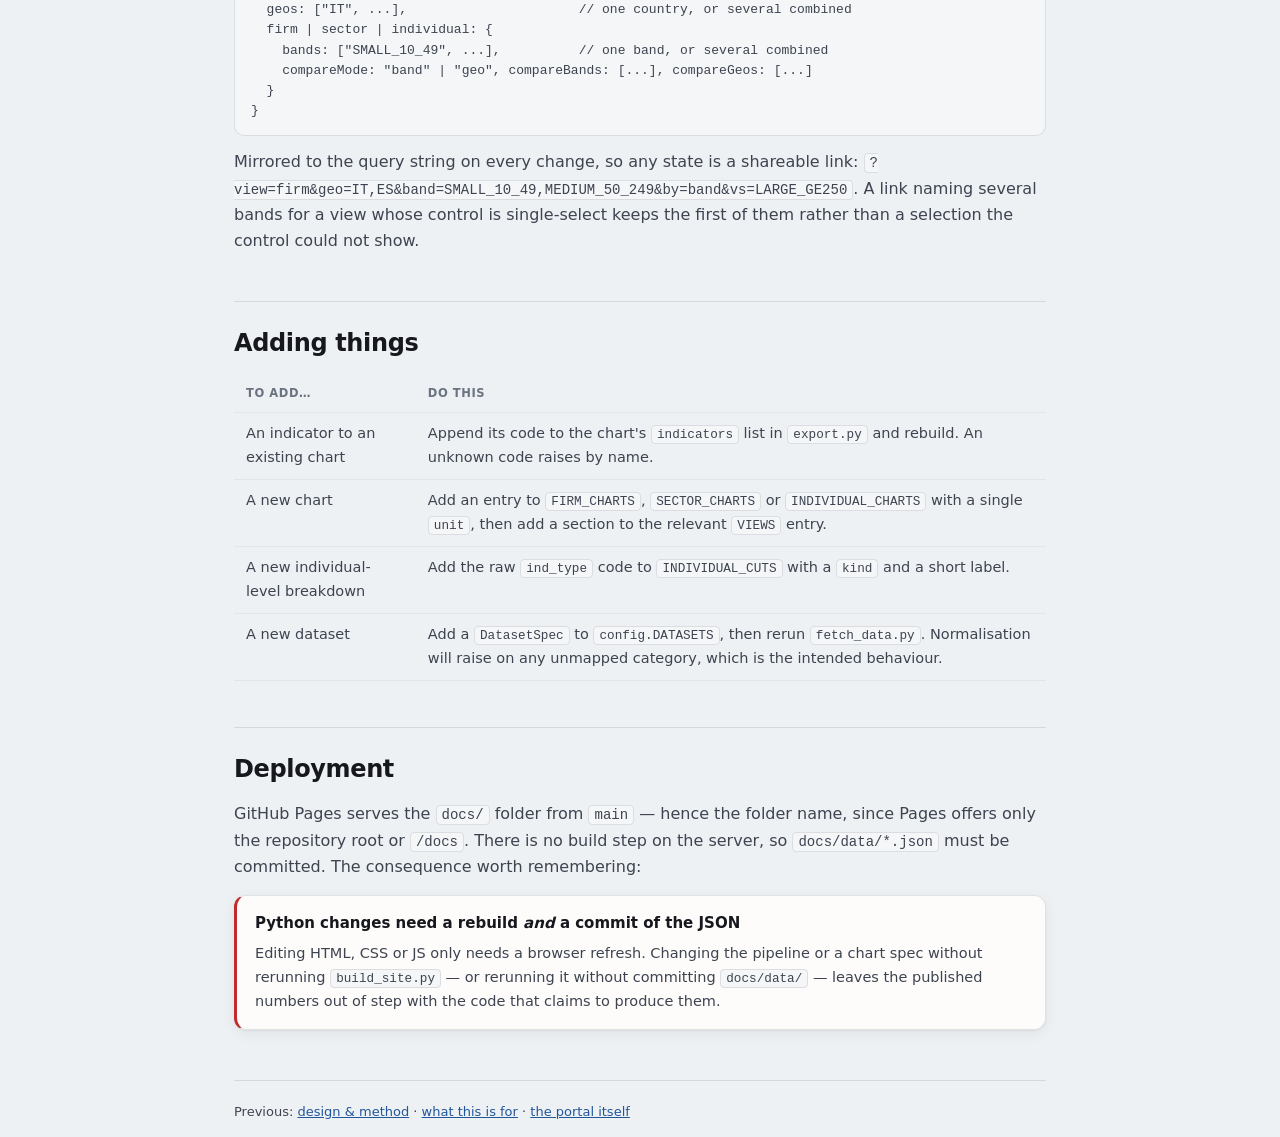
<file: docs/documentation/code.html>
<!doctype html>
<html lang="en">
<head>
<meta charset="utf-8">
<meta name="viewport" content="width=device-width, initial-scale=1">
<title>Code reference — SME Digital &amp; AI Readiness</title>
<meta name="description" content="Module-by-module reference for the SME Digital & AI Readiness pipeline, export and page.">
<link rel="stylesheet" href="doc.css">
</head>
<body>

<div class="top">
  <div class="wrap">
    <p class="eyebrow">Documentation · Level 3 of 3</p>
    <h1>Code reference</h1>
    <p class="lede">
      What each module does, the shape of the data contract between them, and how to
      run or extend the thing.
    </p>
    <nav class="docnav">
      <a href="index.html">1 · Value</a>
      <a href="design.html">2 · Design &amp; method</a>
      <a href="code.html" aria-current="page">3 · Code</a>
      <span class="spacer"></span>
      <a href="../" class="live">Open the portal ↗</a>
    </nav>
  </div>
</div>

<main class="wrap">

<h2>Repository layout</h2>

<pre><code>fetch_data.py              CLI entry point for the data pipeline
build_site.py              builds the page bundle, then serves it locally
sme_pipeline/              the data layer, one module per stage
    config.py              dataset registry, paths, canonical vocabularies
    extract.py             stage 1 — fetch and cache raw JSON-stat
    parse.py               stage 2 — JSON-stat → tidy DataFrame
    normalize.py           stage 3 — raw codes → canonical vocabulary
    transform.py           stage 4 — assemble tables, join the universe
    load.py                stage 5 — write Parquet + datamap
    datamap.py             build the data dictionary
    pipeline.py            chain the stages
    export.py              the presentation layer's data contract
data/raw/                  cached API responses (git-ignored)
data/processed/            *.parquet + *.datamap.json — canonical output
docs/                      the published site (GitHub Pages root)
    index.html  app.js  style.css
    data/                  series.json, labels.json, meta.json
    documentation/         these pages</code></pre>

<h2>Running it</h2>

<table>
  <thead><tr><th>Command</th><th>What it does</th></tr></thead>
  <tbody>
    <tr><td><code>python fetch_data.py</code></td><td>Runs the full pipeline at dev scope (IT, DE, EU27) and rewrites <code>data/processed/</code>.</td></tr>
    <tr><td><code>python fetch_data.py --geo IT DE FR --refresh</code></td><td>Wider scope, ignoring the cache.</td></tr>
    <tr><td><code>python fetch_data.py --no-write</code></td><td>Dry run.</td></tr>
    <tr><td><code>python build_site.py</code></td><td>Regenerates <code>docs/data/*.json</code>, then serves the site locally and opens a browser.</td></tr>
    <tr><td><code>python build_site.py --no-build</code></td><td>Serve only — what you want while editing HTML, CSS or JS.</td></tr>
    <tr><td><code>python build_site.py --no-serve</code></td><td>Build only — what CI would run.</td></tr>
  </tbody>
</table>

<p>
  Serving matters: opening <code>index.html</code> from disk gives it a
  <code>file://</code> origin, where <code>fetch()</code> is blocked and the page
  stalls on "Loading data…". The dev server also sends <code>no-store</code>, so a
  stale bundle can never be the reason something looks wrong.
</p>

<h2>The data pipeline</h2>

<h3>config.py</h3>
<p>
  Declarative only — no I/O, no transformation. Holds the <code>DatasetSpec</code>
  registry of seventeen Eurostat tables, the geography scope, canonical size-class
  names, the two different "all sectors" NACE totals, and the verified uniqueness
  keys for each table.
</p>

<h3>extract.py — fetch and cache</h3>
<p>
  Two behaviours worth knowing. The cache is <strong>keyed by request</strong>, so a
  cached file is reused only when it was fetched with the same query — changing
  <code>--geo</code> re-fetches rather than silently returning the previous scope.
  And Eurostat caps response size: an HTTP 413 makes the fetch <strong>split its geo
  list in half and retry recursively</strong>, rather than hard-coding a safe batch
  size per dataset.
</p>

<h3>parse.py — JSON-stat → tidy rows</h3>
<p>
  Uses <code>pyjstat</code> to flatten each response to one row per observation, and
  extracts the category label vocabulary that later becomes the datamap.
  <code>check_key_unique()</code> asserts the declared key really is unique.
</p>

<h3>normalize.py — codes → canonical vocabulary</h3>
<p>
  Every function fails loudly on codes it does not recognise. Eurostat adds and
  renames categories between waves, and a silent drop — or worse, a silent
  mis-join — would corrupt the headline numbers with no visible symptom.
  <code>decode_ind_type()</code> unpacks the individual-level dimension, which packs
  sex, age, education, labour status and citizenship into one code.
</p>

<h3>transform.py — assemble and join</h3>
<p>
  Builds the enterprise-count universe (deriving bands like <code>SMALL_10_49</code>
  by summing the finer bands Eurostat publishes — counts are additive, unlike
  percentages), then assembles the firm and individual tables and joins firm rows to
  the universe. <code>join_report()</code> reports the match rate per source, which
  is how a regression in the join gets noticed.
</p>

<h3>load.py and datamap.py</h3>
<p>
  Parquet is the canonical artefact; the datamap is the companion dictionary that
  makes short codes readable — per column: label, role, dtype, nullability, distinct
  count; per value: the full code → label vocabulary; plus the caveats, carried
  inside the data product rather than living only in a spec file.
</p>

<h2>export.py — the data contract</h2>

<p>
  Turns the canonical tables into the bundle the page fetches. Two rules are enforced
  here rather than left to the page:
</p>

<ol>
  <li>Every chart is pinned to exactly one <code>unit</code>.</li>
  <li>Unknown indicator codes <strong>raise, naming the code</strong> — a silently dropped series becomes an empty chart nobody notices.</li>
</ol>

<p>Three further behaviours that are easy to miss:</p>
<ul>
  <li><code>enterprise_count</code> is <strong>dropped</strong> wherever the unit is not a share of all enterprises, so no chart can mistake it for its own denominator. The page still weights those charts, but by looking the count up in its own index of the register and saying on the card that the weight is the size of the group rather than the exact base.</li>
  <li><code>_rows()</code> casts to <code>object</code> before nulling: on a float column pandas writes <code>NaN</code> back over <code>None</code>, and <code>json.dumps</code> would emit a bare <code>NaN</code>, which is not valid JSON. <code>allow_nan=False</code> makes that fail at build time rather than in someone's browser.</li>
  <li>Charts the page never trends are trimmed to their last three survey years — history the browser would download and never look at.</li>
</ul>

<h3>Bundle shape</h3>

<pre><code>series.json   { chartId: { unit, base, weightable, indicators,
                           columns: [...], rows: [[...], ...] } }
labels.json   { geo, size_emp, nace_r2, ind_type, indicator, unit }
meta.json     { generated_utc, tables, sources, caveats }</code></pre>

<p>
  Rows are positional arrays rather than objects — roughly half the bytes — and are
  rehydrated once, lazily, on the page. Current size:
  <strong>13 charts, 43,721 rows, ~300 KB gzipped.</strong>
</p>

<h2>docs/app.js — the page</h2>

<h3>The central abstraction</h3>
<p>
  Everything renders from a <strong>facet</strong>: a <code>{ geos, bands }</code>
  pair of lists. <code>bands</code> means size classes in the Companies view, NACE
  sections in Industry, and age bands in Individuals — the only difference is which
  column <code>DIMENSIONS[view].field</code> points at. That is why three views need one
  set of renderers, and why adding the Industry view required almost no new rendering
  code.
</p>
<p>
  Both halves are lists because either can be multi-selectable: a facet is the
  <em>cross product</em> of its countries and its bands, and every figure drawn from it
  is one average over those cells — weighted wherever a count for every cell exists. A
  single selection is a list of one, which is why the same code path serves "Italy,
  10–49" and "Italy and Spain, 25–34 plus 35–44".
</p>
<p>
  <code>DIMENSIONS[view].multi</code> decides whether the control is a picker or a
  native <code>&lt;select&gt;</code>. Only the age bands carry it. Size is deliberately
  single-select: Eurostat already publishes the combinations anyone would build
  (<code>SME_10_249</code>, <code>ALL_GE10</code>) as bands of their own, weighted by
  Eurostat, so building them by hand would only reproduce a published figure less
  accurately. Age bands have no published combination, and the reader's own grouping is
  the only way to get one — at the cost that the household survey ships no population
  counts, so those groups are an unweighted mean until a population table is added to
  the pipeline. <code>BREAKDOWN_FIELDS</code> and <code>COUNT_COLUMNS</code> in
  <code>buildWeights()</code> are where that would land.
</p>

<table>
  <thead><tr><th>Function</th><th>Responsibility</th></tr></thead>
  <tbody>
    <tr><td><code>facets()</code></td><td>The one or two slices a chart draws. Comparing by band holds countries fixed; comparing by country holds the bands fixed.</td></tr>
    <tr><td><code>buildWeights()</code> / <code>weightAt()</code></td><td>Index the register counts once by field, country, code and year, and answer "how many businesses are in this cell" — falling back to the nearest year the register covers.</td></tr>
    <tr><td><code>aggregateValues()</code></td><td>Combines cells — countries, bands, or both — weighted by that count where every cell has one, plain mean otherwise, and reports which.</td></tr>
    <tr><td><code>weightingMode()</code></td><td>Decides weighting once for a whole series, so a trend line cannot mix methods across years.</td></tr>
    <tr><td><code>weightingNote()</code></td><td>States on the card how the group was combined, so a weighted figure is never mistaken for a plain average or the reverse.</td></tr>
    <tr><td><code>absoluteCounts()</code></td><td>Percentages → number of businesses, strictly same-year, and refused outright for an overlapping selection.</td></tr>
    <tr><td><code>niceScale()</code></td><td>Rounds the axis <em>step</em>, not the max — rounding the max alone still yields ticks at 18.75.</td></tr>
    <tr><td><code>overlapWarning()</code></td><td>Detects a band containing another, both between the two sides and inside one selection.</td></tr>
  </tbody>
</table>

<h3>Chart primitives</h3>
<p>
  <code>rankedBars</code>, <code>groupedBars</code>, <code>lineChart</code>,
  <code>ordinalBars</code> — plain inline SVG, no charting library. All four handle a
  null value by marking it "Not published" rather than omitting the row.
</p>

<h3>Section renderers and the view registry</h3>
<p>
  <code>headlineTiles</code>, <code>trendCard</code>, <code>rankingCard</code>,
  <code>comparisonCard</code>, <code>ordinalCard</code>, <code>breakdownRankCard</code>,
  <code>countsCard</code> — each generic over the active dimension. <code>VIEWS</code>
  is a declarative registry: each section supplies an id, a narrative
  <code>part</code>, headings, and a <code>render</code> function, plus an optional
  <code>available()</code> predicate that removes the section when its data does not
  exist for the current selection.
</p>

<h3>State and URL</h3>
<pre><code>state = {
  view: "firm" | "sector" | "individual",
  geos: ["IT", ...],                      // one country, or several combined
  firm | sector | individual: {
    bands: ["SMALL_10_49", ...],          // one band, or several combined
    compareMode: "band" | "geo", compareBands: [...], compareGeos: [...]
  }
}</code></pre>
<p>
  Mirrored to the query string on every change, so any state is a shareable link:
  <code>?view=firm&amp;geo=IT,ES&amp;band=SMALL_10_49,MEDIUM_50_249&amp;by=band&amp;vs=LARGE_GE250</code>.
  A link naming several bands for a view whose control is single-select keeps the first
  of them rather than a selection the control could not show.
</p>

<h2>Adding things</h2>

<table>
  <thead><tr><th>To add…</th><th>Do this</th></tr></thead>
  <tbody>
    <tr>
      <td>An indicator to an existing chart</td>
      <td>Append its code to the chart's <code>indicators</code> list in <code>export.py</code> and rebuild. An unknown code raises by name.</td>
    </tr>
    <tr>
      <td>A new chart</td>
      <td>Add an entry to <code>FIRM_CHARTS</code>, <code>SECTOR_CHARTS</code> or <code>INDIVIDUAL_CHARTS</code> with a single <code>unit</code>, then add a section to the relevant <code>VIEWS</code> entry.</td>
    </tr>
    <tr>
      <td>A new individual-level breakdown</td>
      <td>Add the raw <code>ind_type</code> code to <code>INDIVIDUAL_CUTS</code> with a <code>kind</code> and a short label.</td>
    </tr>
    <tr>
      <td>A new dataset</td>
      <td>Add a <code>DatasetSpec</code> to <code>config.DATASETS</code>, then rerun <code>fetch_data.py</code>. Normalisation will raise on any unmapped category, which is the intended behaviour.</td>
    </tr>
  </tbody>
</table>

<h2>Deployment</h2>

<p>
  GitHub Pages serves the <code>docs/</code> folder from <code>main</code> — hence the
  folder name, since Pages offers only the repository root or <code>/docs</code>.
  There is no build step on the server, so <code>docs/data/*.json</code> must be
  committed. The consequence worth remembering:
</p>

<div class="rule warn">
  <h4>Python changes need a rebuild <em>and</em> a commit of the JSON</h4>
  <p>
    Editing HTML, CSS or JS only needs a browser refresh. Changing the pipeline or a
    chart spec without rerunning <code>build_site.py</code> — or rerunning it without
    committing <code>docs/data/</code> — leaves the published numbers out of step
    with the code that claims to produce them.
  </p>
</div>

<footer>
  <p>
    Previous: <a href="design.html">design &amp; method</a> ·
    <a href="index.html">what this is for</a> ·
    <a href="../">the portal itself</a>
  </p>
</footer>

</main>
</body>
</html>
</file>
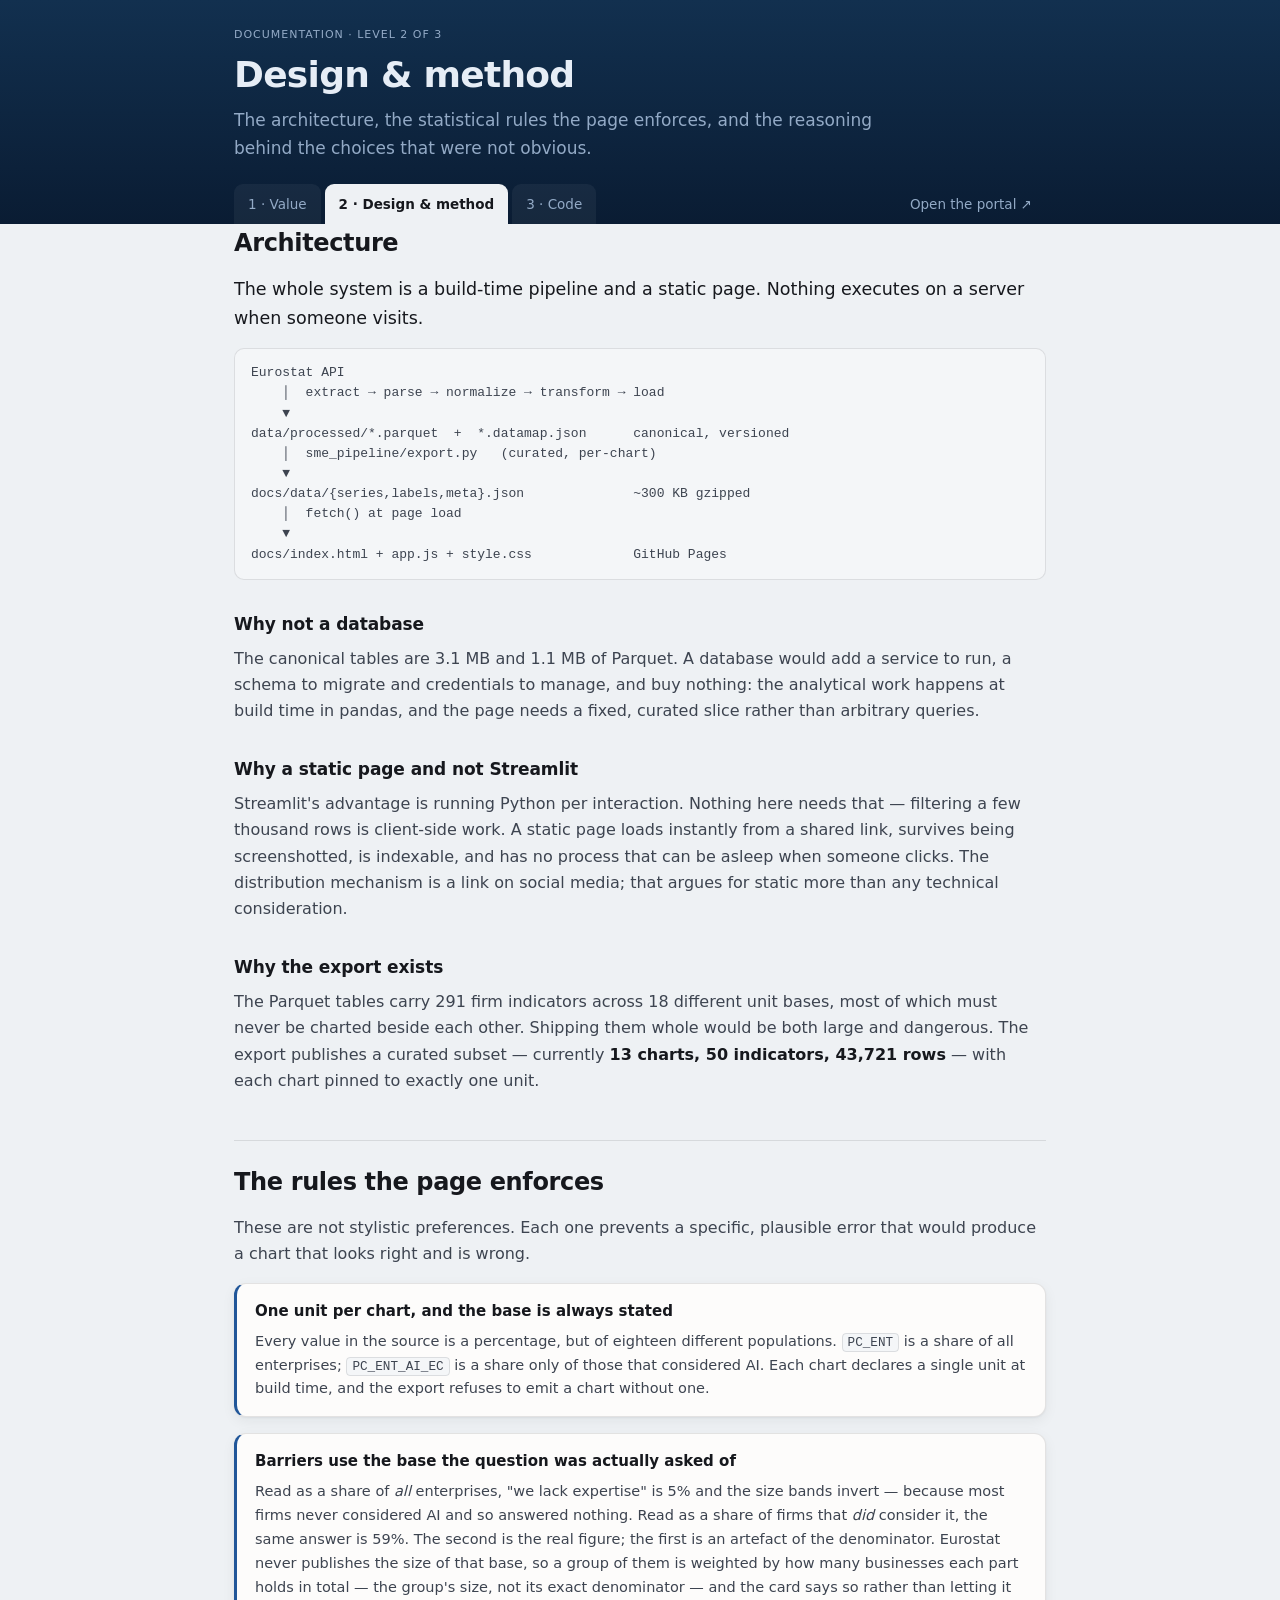
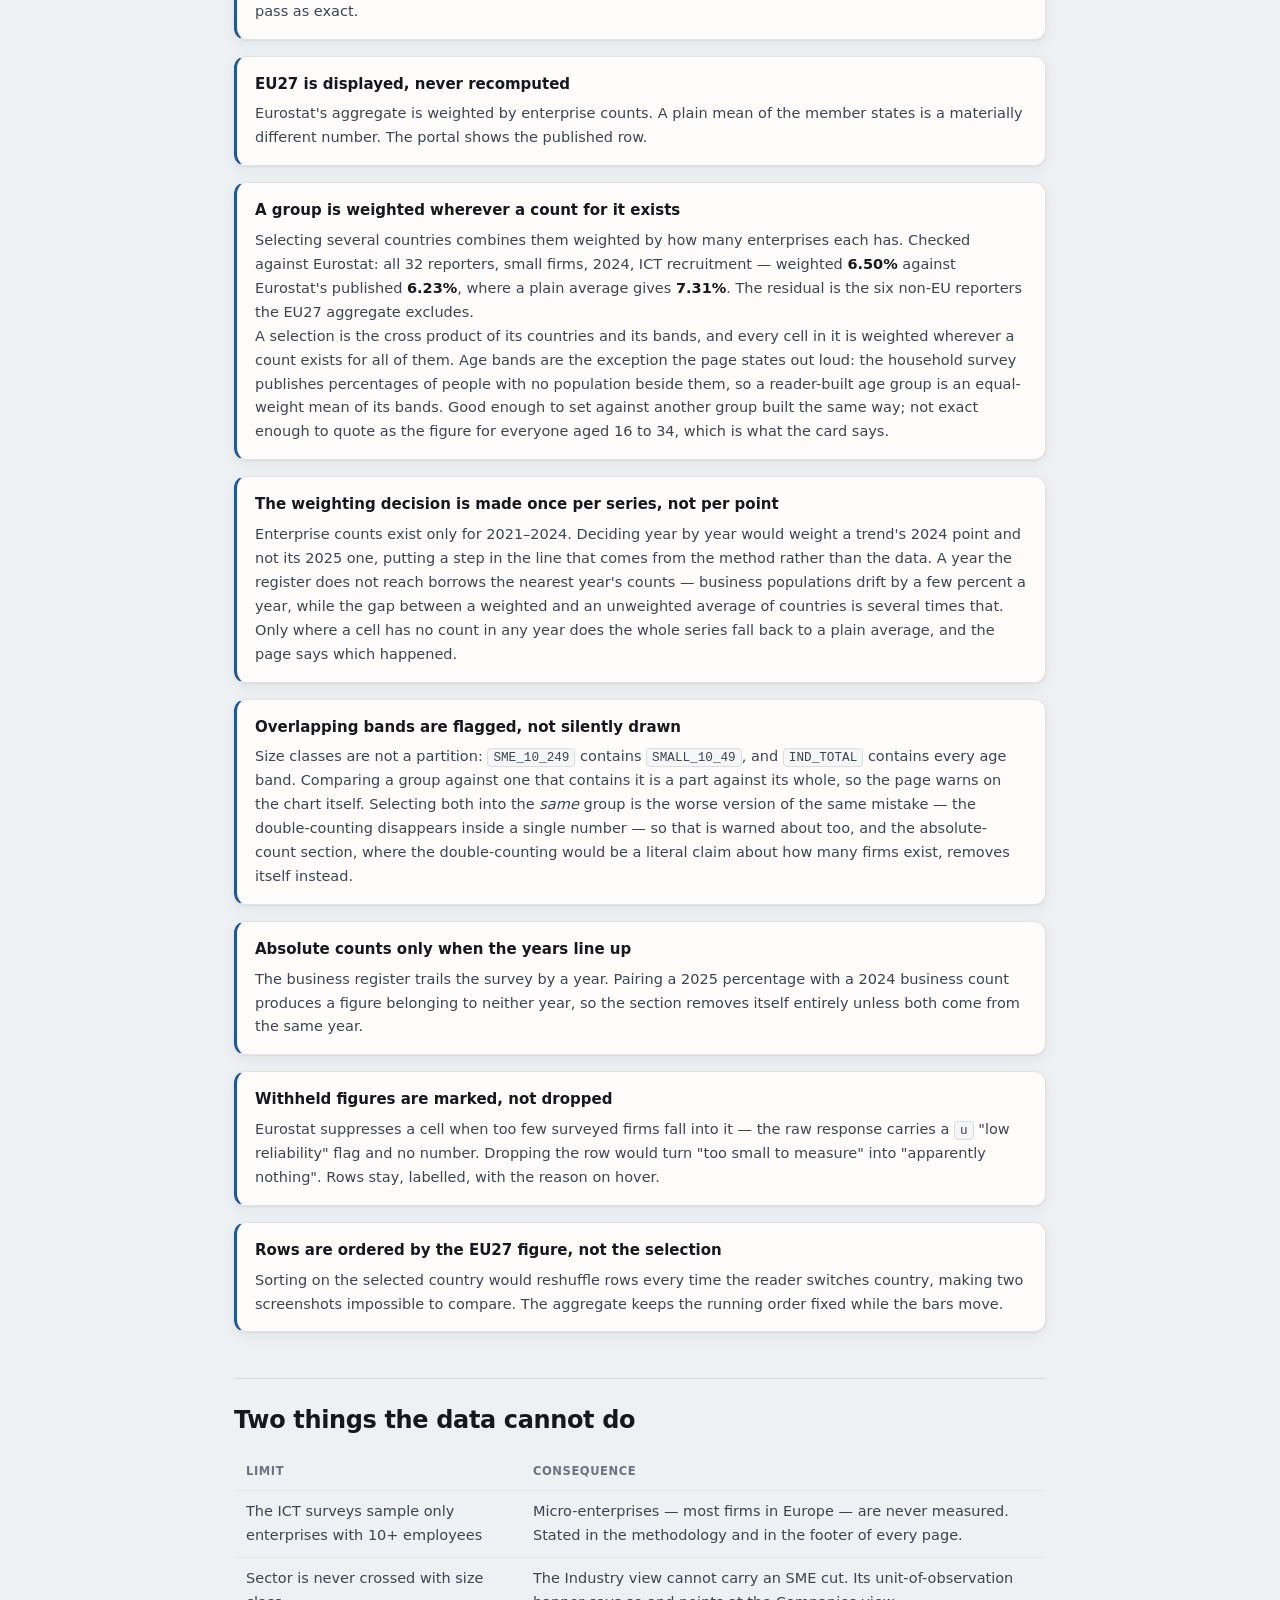
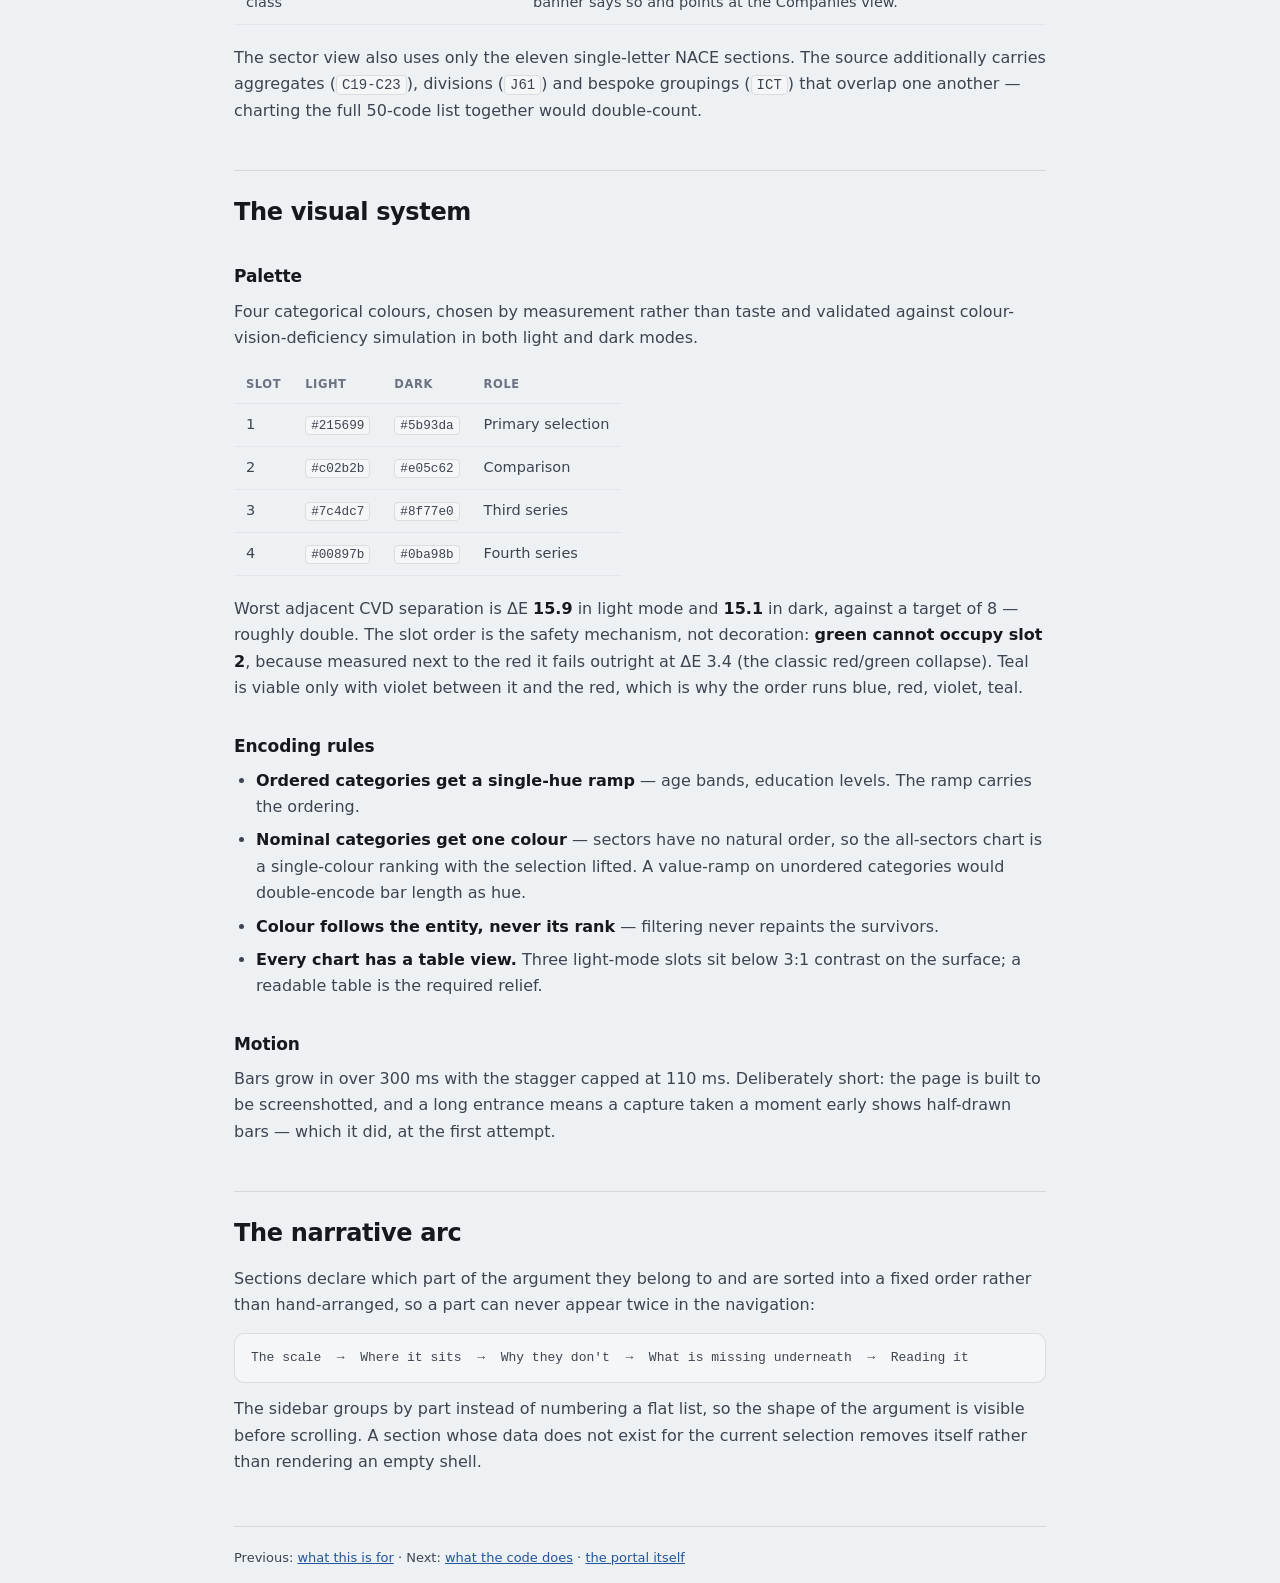
<file: docs/documentation/design.html>
<!doctype html>
<html lang="en">
<head>
<meta charset="utf-8">
<meta name="viewport" content="width=device-width, initial-scale=1">
<title>Design &amp; method — SME Digital &amp; AI Readiness</title>
<meta name="description" content="Architecture decisions, methodological rules and design system behind the SME Digital & AI Readiness portal.">
<link rel="stylesheet" href="doc.css">
</head>
<body>

<div class="top">
  <div class="wrap">
    <p class="eyebrow">Documentation · Level 2 of 3</p>
    <h1>Design &amp; method</h1>
    <p class="lede">
      The architecture, the statistical rules the page enforces, and the reasoning
      behind the choices that were not obvious.
    </p>
    <nav class="docnav">
      <a href="index.html">1 · Value</a>
      <a href="design.html" aria-current="page">2 · Design &amp; method</a>
      <a href="code.html">3 · Code</a>
      <span class="spacer"></span>
      <a href="../" class="live">Open the portal ↗</a>
    </nav>
  </div>
</div>

<main class="wrap">

<h2>Architecture</h2>

<p class="intro">
  The whole system is a build-time pipeline and a static page. Nothing executes on a
  server when someone visits.
</p>

<pre><code>Eurostat API
    │  extract → parse → normalize → transform → load
    ▼
data/processed/*.parquet  +  *.datamap.json      canonical, versioned
    │  sme_pipeline/export.py   (curated, per-chart)
    ▼
docs/data/{series,labels,meta}.json              ~300 KB gzipped
    │  fetch() at page load
    ▼
docs/index.html + app.js + style.css             GitHub Pages</code></pre>

<h3>Why not a database</h3>
<p>
  The canonical tables are 3.1 MB and 1.1 MB of Parquet. A database would add a
  service to run, a schema to migrate and credentials to manage, and buy nothing:
  the analytical work happens at build time in pandas, and the page needs a fixed,
  curated slice rather than arbitrary queries.
</p>

<h3>Why a static page and not Streamlit</h3>
<p>
  Streamlit's advantage is running Python per interaction. Nothing here needs that —
  filtering a few thousand rows is client-side work. A static page loads instantly
  from a shared link, survives being screenshotted, is indexable, and has no process
  that can be asleep when someone clicks. The distribution mechanism is a link on
  social media; that argues for static more than any technical consideration.
</p>

<h3>Why the export exists</h3>
<p>
  The Parquet tables carry 291 firm indicators across 18 different unit bases, most
  of which must never be charted beside each other. Shipping them whole would be both
  large and dangerous. The export publishes a curated subset — currently
  <strong>13 charts, 50 indicators, 43,721 rows</strong> — with each chart pinned to
  exactly one unit.
</p>

<h2>The rules the page enforces</h2>

<p>
  These are not stylistic preferences. Each one prevents a specific, plausible error
  that would produce a chart that looks right and is wrong.
</p>

<div class="rule">
  <h4>One unit per chart, and the base is always stated</h4>
  <p>
    Every value in the source is a percentage, but of eighteen different populations.
    <code>PC_ENT</code> is a share of all enterprises; <code>PC_ENT_AI_EC</code> is a
    share only of those that considered AI. Each chart declares a single unit at
    build time, and the export refuses to emit a chart without one.
  </p>
</div>

<div class="rule">
  <h4>Barriers use the base the question was actually asked of</h4>
  <p>
    Read as a share of <em>all</em> enterprises, "we lack expertise" is 5% and the
    size bands invert — because most firms never considered AI and so answered
    nothing. Read as a share of firms that <em>did</em> consider it, the same answer
    is 59%. The second is the real figure; the first is an artefact of the denominator.
    Eurostat never publishes the size of that base, so a group of them is weighted by
    how many businesses each part holds in total — the group's size, not its exact
    denominator — and the card says so rather than letting it pass as exact.
  </p>
</div>

<div class="rule">
  <h4>EU27 is displayed, never recomputed</h4>
  <p>
    Eurostat's aggregate is weighted by enterprise counts. A plain mean of the member
    states is a materially different number. The portal shows the published row.
  </p>
</div>

<div class="rule">
  <h4>A group is weighted wherever a count for it exists</h4>
  <p>
    Selecting several countries combines them weighted by how many enterprises each
    has. Checked against Eurostat: all 32 reporters, small firms, 2024, ICT
    recruitment — weighted <strong>6.50%</strong> against Eurostat's published
    <strong>6.23%</strong>, where a plain average gives <strong>7.31%</strong>. The
    residual is the six non-EU reporters the EU27 aggregate excludes.
  </p>
  <p>
    A selection is the cross product of its countries and its bands, and every cell in it
    is weighted wherever a count exists for all of them. Age bands are the exception the
    page states out loud: the household survey publishes percentages of people with no
    population beside them, so a reader-built age group is an equal-weight mean of its
    bands. Good enough to set against another group built the same way; not exact enough
    to quote as the figure for everyone aged 16 to 34, which is what the card says.
  </p>
</div>

<div class="rule">
  <h4>The weighting decision is made once per series, not per point</h4>
  <p>
    Enterprise counts exist only for 2021–2024. Deciding year by year would weight a
    trend's 2024 point and not its 2025 one, putting a step in the line that comes
    from the method rather than the data. A year the register does not reach borrows the
    nearest year's counts — business populations drift by a few percent a year, while
    the gap between a weighted and an unweighted average of countries is several times
    that. Only where a cell has no count in any year does the whole series fall back to
    a plain average, and the page says which happened.
  </p>
</div>

<div class="rule">
  <h4>Overlapping bands are flagged, not silently drawn</h4>
  <p>
    Size classes are not a partition: <code>SME_10_249</code> contains
    <code>SMALL_10_49</code>, and <code>IND_TOTAL</code> contains every age band.
    Comparing a group against one that contains it is a part against its whole, so
    the page warns on the chart itself. Selecting both into the <em>same</em> group is
    the worse version of the same mistake — the double-counting disappears inside a
    single number — so that is warned about too, and the absolute-count section, where
    the double-counting would be a literal claim about how many firms exist, removes
    itself instead.
  </p>
</div>

<div class="rule">
  <h4>Absolute counts only when the years line up</h4>
  <p>
    The business register trails the survey by a year. Pairing a 2025 percentage with
    a 2024 business count produces a figure belonging to neither year, so the section
    removes itself entirely unless both come from the same year.
  </p>
</div>

<div class="rule">
  <h4>Withheld figures are marked, not dropped</h4>
  <p>
    Eurostat suppresses a cell when too few surveyed firms fall into it — the raw
    response carries a <code>u</code> "low reliability" flag and no number. Dropping
    the row would turn "too small to measure" into "apparently nothing". Rows stay,
    labelled, with the reason on hover.
  </p>
</div>

<div class="rule">
  <h4>Rows are ordered by the EU27 figure, not the selection</h4>
  <p>
    Sorting on the selected country would reshuffle rows every time the reader
    switches country, making two screenshots impossible to compare. The aggregate
    keeps the running order fixed while the bars move.
  </p>
</div>

<h2>Two things the data cannot do</h2>

<table>
  <thead><tr><th>Limit</th><th>Consequence</th></tr></thead>
  <tbody>
    <tr>
      <td>The ICT surveys sample only enterprises with 10+ employees</td>
      <td>Micro-enterprises — most firms in Europe — are never measured. Stated in the methodology and in the footer of every page.</td>
    </tr>
    <tr>
      <td>Sector is never crossed with size class</td>
      <td>The Industry view cannot carry an SME cut. Its unit-of-observation banner says so and points at the Companies view.</td>
    </tr>
  </tbody>
</table>

<p>
  The sector view also uses only the eleven single-letter NACE sections. The source
  additionally carries aggregates (<code>C19-C23</code>), divisions (<code>J61</code>)
  and bespoke groupings (<code>ICT</code>) that overlap one another — charting the
  full 50-code list together would double-count.
</p>

<h2>The visual system</h2>

<h3>Palette</h3>
<p>
  Four categorical colours, chosen by measurement rather than taste and validated
  against colour-vision-deficiency simulation in both light and dark modes.
</p>

<table>
  <thead><tr><th>Slot</th><th>Light</th><th>Dark</th><th>Role</th></tr></thead>
  <tbody>
    <tr><td>1</td><td><code>#215699</code></td><td><code>#5b93da</code></td><td>Primary selection</td></tr>
    <tr><td>2</td><td><code>#c02b2b</code></td><td><code>#e05c62</code></td><td>Comparison</td></tr>
    <tr><td>3</td><td><code>#7c4dc7</code></td><td><code>#8f77e0</code></td><td>Third series</td></tr>
    <tr><td>4</td><td><code>#00897b</code></td><td><code>#0ba98b</code></td><td>Fourth series</td></tr>
  </tbody>
</table>

<p>
  Worst adjacent CVD separation is ΔE <strong>15.9</strong> in light mode and
  <strong>15.1</strong> in dark, against a target of 8 — roughly double. The slot
  order is the safety mechanism, not decoration: <strong>green cannot occupy slot 2</strong>,
  because measured next to the red it fails outright at ΔE 3.4 (the classic red/green
  collapse). Teal is viable only with violet between it and the red, which is why the
  order runs blue, red, violet, teal.
</p>

<h3>Encoding rules</h3>
<ul>
  <li><strong>Ordered categories get a single-hue ramp</strong> — age bands, education levels. The ramp carries the ordering.</li>
  <li><strong>Nominal categories get one colour</strong> — sectors have no natural order, so the all-sectors chart is a single-colour ranking with the selection lifted. A value-ramp on unordered categories would double-encode bar length as hue.</li>
  <li><strong>Colour follows the entity, never its rank</strong> — filtering never repaints the survivors.</li>
  <li><strong>Every chart has a table view.</strong> Three light-mode slots sit below 3:1 contrast on the surface; a readable table is the required relief.</li>
</ul>

<h3>Motion</h3>
<p>
  Bars grow in over 300 ms with the stagger capped at 110 ms. Deliberately short:
  the page is built to be screenshotted, and a long entrance means a capture taken a
  moment early shows half-drawn bars — which it did, at the first attempt.
</p>

<h2>The narrative arc</h2>

<p>
  Sections declare which part of the argument they belong to and are sorted into a
  fixed order rather than hand-arranged, so a part can never appear twice in the
  navigation:
</p>

<pre><code>The scale  →  Where it sits  →  Why they don't  →  What is missing underneath  →  Reading it</code></pre>

<p>
  The sidebar groups by part instead of numbering a flat list, so the shape of the
  argument is visible before scrolling. A section whose data does not exist for the
  current selection removes itself rather than rendering an empty shell.
</p>

<footer>
  <p>
    Previous: <a href="index.html">what this is for</a> ·
    Next: <a href="code.html">what the code does</a> ·
    <a href="../">the portal itself</a>
  </p>
</footer>

</main>
</body>
</html>
</file>
<file: docs/style.css>
/* Custom palette, not the dataviz reference set. Every categorical row and both
   ordinal ramps were run through scripts/validate_palette.js (in-browser module
   mode) against the exact surfaces below, on the adjacent pairlist that governs
   bars and lines. All gates pass in both modes:
     light  worst adjacent CVD dE 15.9 (deutan), normal-vision dE 24.5, all >= 3:1
     dark   worst adjacent CVD dE 15.1 (deutan), normal-vision dE 22.2, all >= 3:1

   Slot order is the CVD-safety mechanism, not decoration. Green cannot take
   slot 2: measured beside the red it fails outright (dE 3.4 deutan, against a
   target of 8), which is the classic red/green collapse. Teal is viable but
   only with violet between it and the red - hence blue, red, violet, teal.
   The surfaces are load-bearing: the light ordinal's lightest step clears the
   2:1 floor at 2.04:1 against #fdfcfb, so lightening that surface breaks it.
   Re-run the validator before changing any value here. */
:root {
  color-scheme: light;
  --plane:          #eef1f4;
  --surface:        #fdfcfb;
  --sunken:         #e5e9ee;
  --ink:            #16181d;
  --ink-2:          #3d4450;
  --ink-muted:      #6b7280;
  --grid:           #e2e6ea;
  --axis:           #c8cfd6;
  --border:         rgba(22, 24, 29, 0.11);
  --shadow-1:       0 1px 2px rgba(20, 27, 37, 0.05), 0 4px 14px rgba(20, 27, 37, 0.06);
  --shadow-2:       0 2px 6px rgba(20, 27, 37, 0.08), 0 16px 40px rgba(20, 27, 37, 0.13);
  /* The rail is a deep navy plane in both modes - the page's one constant,
     and the same hue family as series slot 1. */
  --rail:           #0a1c33;
  --rail-raised:    #12304f;
  --rail-ink:       #e6edf6;
  --rail-ink-2:     #93aac6;
  --rail-border:    rgba(255, 255, 255, 0.10);
  --rail-accent:    #5b93da;
  --series-1:       #215699;
  --series-2:       #c02b2b;
  --series-3:       #7c4dc7;
  --series-4:       #00897b;
  --ordinal-1:      #8bb2e0;
  --ordinal-2:      #6b9dd6;
  --ordinal-3:      #4a86c8;
  --ordinal-4:      #2f6cb0;
  --ordinal-5:      #215290;
  --ordinal-6:      #153c6b;
}

/* The dark column is the same four hues re-stepped for the dark surface and
   validated as its own set, not an automatic flip of the light values. */
@media (prefers-color-scheme: dark) {
  :root:where(:not([data-theme="light"])) {
    color-scheme: dark;
    --plane:      #0d1014;
    --surface:    #15191f;
    --sunken:     #10141a;
    --ink:        #ffffff;
    --ink-2:      #c2c9d2;
    --ink-muted:  #8b93a0;
    --grid:       #262c34;
    --axis:       #333a44;
    --border:     rgba(255, 255, 255, 0.10);
    --shadow-1:   0 1px 2px rgba(0, 0, 0, 0.44), 0 4px 14px rgba(0, 0, 0, 0.36);
    --shadow-2:   0 2px 6px rgba(0, 0, 0, 0.52), 0 16px 40px rgba(0, 0, 0, 0.48);
    --rail:       #071523;
    --rail-raised: #0f2540;
    --rail-ink:   #e6edf6;
    --rail-ink-2: #93aac6;
    --rail-border: rgba(255, 255, 255, 0.09);
  --rail-accent: #5b93da;
    --rail-accent: #5b93da;
    --series-1:   #5b93da;
    --series-2:   #e05c62;
    --series-3:   #8f77e0;
    --series-4:   #0ba98b;
    --ordinal-1:  #d9e6f6;
    --ordinal-2:  #b3cdec;
    --ordinal-3:  #8db4e1;
    --ordinal-4:  #6799d5;
    --ordinal-5:  #417ec6;
    --ordinal-6:  #2a63a8;
  }
}

:root[data-theme="dark"] {
  color-scheme: dark;
  --plane:      #0d1014;
  --surface:    #15191f;
  --sunken:     #10141a;
  --ink:        #ffffff;
  --ink-2:      #c2c9d2;
  --ink-muted:  #8b93a0;
  --grid:       #262c34;
  --axis:       #333a44;
  --border:     rgba(255, 255, 255, 0.10);
  --shadow-1:   0 1px 2px rgba(0, 0, 0, 0.44), 0 4px 14px rgba(0, 0, 0, 0.36);
  --shadow-2:   0 2px 6px rgba(0, 0, 0, 0.52), 0 16px 40px rgba(0, 0, 0, 0.48);
  --rail:       #071523;
  --rail-raised: #0f2540;
  --rail-ink:   #e6edf6;
  --rail-ink-2: #93aac6;
  --rail-border: rgba(255, 255, 255, 0.09);
  --rail-accent: #5b93da;
  --series-1:   #5b93da;
  --series-2:   #e05c62;
  --series-3:   #8f77e0;
  --series-4:   #0ba98b;
  --ordinal-1:  #d9e6f6;
  --ordinal-2:  #b3cdec;
  --ordinal-3:  #8db4e1;
  --ordinal-4:  #6799d5;
  --ordinal-5:  #417ec6;
  --ordinal-6:  #2a63a8;
}

* { box-sizing: border-box; }

body {
  margin: 0;
  background: var(--plane);
  color: var(--ink);
  font: 15px/1.55 system-ui, -apple-system, "Segoe UI", sans-serif;
  -webkit-font-smoothing: antialiased;
}

/* --- Shell -------------------------------------------------------------- */

.shell { display: flex; align-items: flex-start; }

.sidebar {
  position: sticky; top: 0; flex: 0 0 250px; width: 250px;
  height: 100vh; overflow-y: auto; padding: 26px 18px 32px;
  border-right: 1px solid var(--rail-border);
  background: linear-gradient(180deg, var(--rail-raised) 0%, var(--rail) 34%);
  color: var(--rail-ink); scrollbar-width: thin;
}

main { flex: 1 1 auto; min-width: 0; padding: 0 44px 96px; max-width: 1180px; }

@media (max-width: 940px) {
  .shell { flex-direction: column; }
  .sidebar {
    position: static; width: 100%; flex-basis: auto; height: auto;
    border-right: 0; border-bottom: 1px solid var(--border);
  }
  main { padding: 0 20px 72px; }
}

/* --- Sidebar ------------------------------------------------------------ */

.brand {
  font-size: 12px; letter-spacing: 0.07em; text-transform: uppercase;
  color: var(--rail-ink-2); margin-bottom: 18px; line-height: 1.4;
}

.viewswitch {
  display: grid; grid-template-columns: repeat(3, 1fr); gap: 3px; padding: 3px;
  background: rgba(0, 0, 0, 0.28); border: 1px solid var(--rail-border);
  border-radius: 10px; margin-bottom: 22px;
}
.viewswitch button {
  border: 0; background: none; border-radius: 7px; padding: 8px 2px;
  font: inherit; font-size: 12.5px; color: var(--rail-ink-2); cursor: pointer;
  transition: background 140ms ease, color 140ms ease;
}
.viewswitch button:hover { color: var(--rail-ink); }
.viewswitch button[aria-selected="true"] {
  background: var(--rail-raised); color: var(--rail-ink); font-weight: 600;
  box-shadow: 0 1px 3px rgba(0, 0, 0, 0.4);
}

.side-label {
  font-size: 11px; letter-spacing: 0.07em; text-transform: uppercase;
  color: var(--rail-ink-2); margin: 0 0 8px; opacity: 0.8;
}

nav.analyses ol { list-style: none; margin: 0; padding: 0; }
.nav-part {
  font-size: 10px; letter-spacing: 0.09em; text-transform: uppercase;
  color: var(--rail-ink-2); opacity: 0.65; margin: 16px 0 5px; padding: 0 9px;
}
.nav-part:first-child { margin-top: 0; }
nav.analyses a {
  display: flex; gap: 9px; align-items: baseline;
  padding: 7px 9px; border-radius: 8px; text-decoration: none;
  color: var(--rail-ink-2); font-size: 13.5px; line-height: 1.35;
  transition: background 130ms ease, color 130ms ease;
}
nav.analyses a:hover { background: rgba(255, 255, 255, 0.06); color: var(--rail-ink); }
nav.analyses a[aria-current="true"] {
  background: var(--rail-raised); color: var(--rail-ink); font-weight: 600;
  box-shadow: inset 2px 0 0 var(--rail-accent);
}

/* --- Toolbar (filters live at the top of the content, not the rail) ------ */

.toolbar {
  position: sticky; top: 0; z-index: 30;
  display: flex; flex-wrap: wrap; gap: 12px; align-items: flex-end;
  padding: 14px 0 14px; margin-bottom: 4px;
  background: linear-gradient(var(--plane) 76%, transparent);
  backdrop-filter: blur(6px);
}
.field { display: flex; flex-direction: column; gap: 5px; min-width: 0; }
.field > label {
  font-size: 10.5px; letter-spacing: 0.07em; text-transform: uppercase;
  color: var(--ink-muted);
}
.field select, .dd-button {
  font: inherit; font-size: 13.5px; color: var(--ink);
  background: var(--surface); border: 1px solid var(--border);
  border-radius: 9px; padding: 8px 11px; min-width: 172px;
  box-shadow: var(--shadow-1); cursor: pointer;
  transition: border-color 130ms ease, box-shadow 130ms ease;
}
.field select:hover, .dd-button:hover { border-color: var(--axis); }
.field select:focus-visible, .dd-button:focus-visible {
  outline: 2px solid var(--series-1); outline-offset: 1px;
}

/* --- Multi-select dropdown ---------------------------------------------- */

.dropdown { position: relative; }
.dd-button { display: flex; align-items: center; gap: 8px; width: 100%; text-align: left; }
.dd-button .dd-value { flex: 1 1 auto; overflow: hidden; text-overflow: ellipsis; white-space: nowrap; }
.dd-button .dd-caret { color: var(--ink-muted); font-size: 10px; flex: none; }
.dd-dots { display: inline-flex; gap: 3px; flex: none; }
.dd-dots i { width: 8px; height: 8px; border-radius: 2px; display: block; }

.dd-panel {
  position: absolute; top: calc(100% + 6px); left: 0; z-index: 40;
  width: 292px; max-height: 336px; display: flex; flex-direction: column;
  background: var(--surface); border: 1px solid var(--border);
  border-radius: 12px; box-shadow: var(--shadow-2); overflow: hidden;
}
.dd-panel[hidden] { display: none; }
.dd-search {
  font: inherit; font-size: 13px; color: var(--ink); background: var(--plane);
  border: 0; border-bottom: 1px solid var(--border); padding: 10px 12px; width: 100%;
}
.dd-search:focus { outline: none; }
.dd-list { overflow-y: auto; padding: 6px; scrollbar-width: thin; }
.dd-option {
  display: flex; align-items: center; gap: 9px; width: 100%;
  padding: 7px 9px; border: 0; border-radius: 8px; background: none;
  font: inherit; font-size: 13.5px; color: var(--ink-2); cursor: pointer; text-align: left;
}
.dd-option:hover { background: var(--sunken); color: var(--ink); }
.dd-all { border-bottom: 1px solid var(--border); border-radius: 8px 8px 0 0; margin-bottom: 4px; }
.dd-all .geo-badge { background: var(--ink-2); letter-spacing: 0.06em; }
.dd-all[aria-selected="true"] .geo-badge { background: var(--series-1); }
.dd-option[aria-selected="true"] { color: var(--ink); font-weight: 600; background: var(--sunken); }
.dd-check { margin-left: auto; color: var(--series-1); font-weight: 700; }

/* A country code, not a flag emoji: Windows ships no flag glyphs, so an emoji
   flag degrades there to the bare letter pair anyway. The badge renders the
   same on every platform and carries the series colour with it. */
.geo-badge {
  flex: none; display: inline-grid; place-items: center;
  min-width: 26px; height: 19px; padding: 0 5px;
  border-radius: 5px; background: var(--series-1); color: #fff;
  font-size: 10.5px; font-weight: 700; letter-spacing: 0.04em;
}
.dd-option .geo-badge { background: var(--ink-muted); }
.dd-option[aria-selected="true"] .geo-badge { background: var(--series-1); }
.dd-badges { display: inline-flex; gap: 3px; flex: none; }
.dd-foot {
  border-top: 1px solid var(--border); padding: 8px 12px;
  font-size: 11px; color: var(--ink-muted);
}

/* --- Masthead ----------------------------------------------------------- */

header.masthead { padding: 40px 0 6px; }
h1 {
  font-size: clamp(27px, 3.4vw, 38px); line-height: 1.12;
  margin: 0 0 12px; letter-spacing: -0.022em;
}
.standfirst { font-size: 17px; color: var(--ink-2); max-width: 60ch; margin: 0; }

.unit-banner {
  display: inline-flex; align-items: center; gap: 8px;
  margin: 20px 0 0; padding: 8px 14px;
  background: var(--surface); border: 1px solid var(--border);
  border-radius: 999px; font-size: 12.5px; color: var(--ink-2);
  box-shadow: var(--shadow-1);
}
.unit-banner strong { color: var(--ink); font-weight: 600; }

/* --- Sections ----------------------------------------------------------- */

section { margin: 50px 0 0; scroll-margin-top: 86px; }
section > h2 { font-size: 23px; letter-spacing: -0.015em; margin: 0 0 6px; }
section > .deck { color: var(--ink-2); margin: 0 0 20px; max-width: 66ch; }

.card {
  background: var(--surface); border: 1px solid var(--border);
  border-radius: 15px; padding: 20px 22px 16px; box-shadow: var(--shadow-1);
  transition: box-shadow 180ms ease;
}
.card:hover { box-shadow: var(--shadow-2); }
.card + .card { margin-top: 16px; }
.card-head { display: flex; justify-content: space-between; align-items: flex-start; gap: 16px; }
.card-title { font-size: 15px; font-weight: 600; margin: 0; letter-spacing: -0.005em; }
.card-note { font-size: 12px; color: var(--ink-muted); margin: 6px 0 16px; max-width: 82ch; line-height: 1.5; }
.card-empty {
  margin: 6px 0 10px; padding: 22px; border-radius: 10px;
  background: var(--sunken); border: 1px dashed var(--axis);
  color: var(--ink-2); font-size: 13.5px; text-align: center; max-width: 72ch;
}
.card-warn {
  margin: 0 0 14px; padding: 9px 12px; border-radius: 9px;
  background: var(--sunken); border: 1px solid var(--border);
  font-size: 12px; color: var(--ink-2);
}

/* --- Stat tiles --------------------------------------------------------- */

.tiles { display: grid; grid-template-columns: repeat(auto-fit, minmax(190px, 1fr)); gap: 14px; }
.tile {
  position: relative; overflow: hidden;
  background: var(--surface); border: 1px solid var(--border);
  border-radius: 15px; padding: 20px; box-shadow: var(--shadow-1);
  transition: transform 180ms ease, box-shadow 180ms ease;
}
.tile:hover { transform: translateY(-2px); box-shadow: var(--shadow-2); }
/* A colour wash keyed to the series the tile reports, so the tiles and the
   charts below them read as one system rather than four grey boxes. */
.tile::before {
  content: ""; position: absolute; inset: 0 0 auto; height: 3px;
  background: var(--tile-accent, var(--axis));
}
.tile::after {
  content: ""; position: absolute; right: -60px; top: -60px;
  width: 168px; height: 168px; border-radius: 50%;
  background: radial-gradient(circle, var(--tile-accent, transparent) 0%, transparent 74%);
  opacity: 0.09; pointer-events: none;
}
.tile .k { font-size: 11.5px; letter-spacing: 0.05em; text-transform: uppercase; color: var(--ink-muted); }
.tile .v { font-size: 40px; line-height: 1.05; margin: 12px 0 5px; letter-spacing: -0.028em; }
/* "Not published" is a sentence, not a figure - at hero size it wraps and
   shouts louder than the numbers it sits beside. */
.tile .v.v-count { font-size: 30px; letter-spacing: -0.02em; }
.tile .v.v-text { font-size: 21px; line-height: 1.2; letter-spacing: -0.01em; color: var(--ink-2); }
.tile .sub { font-size: 12.5px; color: var(--ink-2); }
.tile.accent .v { color: var(--series-1); }
.tile.compare .v { color: var(--series-2); }

/* --- Chart chrome ------------------------------------------------------- */

.chart svg { display: block; width: 100%; height: auto; overflow: visible; }
.grid-line { stroke: var(--grid); stroke-width: 1; }
.axis-line { stroke: var(--axis); stroke-width: 1; }
.tick-label { fill: var(--ink-muted); font-size: 11px; }
.cat-label { fill: var(--ink-2); font-size: 12px; }
/* A clipped name is still fully readable on hover; the dotted rule says so
   without a cursor, which no screenshot ever shows. */
.cat-label.clipped {
  cursor: help;
  text-decoration: underline dotted var(--axis);
  text-underline-offset: 3px;
}
.cat-label.clipped:hover { fill: var(--ink); text-decoration-color: var(--ink-muted); }
.value-label { fill: var(--ink-2); font-size: 11px; font-weight: 600; font-variant-numeric: tabular-nums; }

/* A withheld figure is marked, not hidden: a short rule where the bar would
   start, and the reason on hover. Muted and italic so it never reads as data. */
.cat-label.missing { fill: var(--ink-muted); font-style: italic; }
.value-label.missing {
  fill: var(--ink-muted); font-weight: 400; font-style: italic;
  font-size: 10.5px; cursor: help;
}
.missing-rule { stroke: var(--axis); stroke-width: 2; stroke-linecap: round; }
.series-label { font-size: 12px; font-weight: 600; }

/* Bars grow from their baseline on first paint. transform-box makes the SVG
   rect honour a percentage transform-origin.

   Deliberately short and barely staggered: this page is built to be
   screenshotted, and a long entrance means a capture taken a moment too early
   shows half-drawn bars. Set both durations to 0s to disable entirely. */
@keyframes barGrowX { from { transform: scaleX(0); } to { transform: scaleX(1); } }
@keyframes barGrowY { from { transform: scaleY(0); } to { transform: scaleY(1); } }
.bar-x { transform-box: fill-box; transform-origin: left center; animation: barGrowX 300ms cubic-bezier(0.22, 1, 0.36, 1) both; }
.bar-y { transform-box: fill-box; transform-origin: center bottom; animation: barGrowY 300ms cubic-bezier(0.22, 1, 0.36, 1) both; }

.mark { transition: opacity 120ms ease; }
.chart svg:hover .mark { opacity: 0.5; }
.chart svg .mark:hover { opacity: 1; }

@media (prefers-reduced-motion: reduce) {
  .bar-x, .bar-y { animation: none; }
  .tile, .card { transition: none; }
}

.legend { display: flex; flex-wrap: wrap; gap: 15px; margin: 14px 0 0; padding: 0; list-style: none; }
.legend li { display: flex; align-items: center; gap: 7px; font-size: 12px; color: var(--ink-2); }
.legend .swatch { width: 10px; height: 10px; border-radius: 3px; }

.tooltip {
  position: fixed; z-index: 60; pointer-events: none; opacity: 0;
  transition: opacity 90ms ease; max-width: 300px;
  background: var(--surface); color: var(--ink);
  border: 1px solid var(--border); border-radius: 11px;
  padding: 11px 13px; font-size: 12px; line-height: 1.45;
  box-shadow: var(--shadow-2);
}
.tooltip .tt-title { font-weight: 600; margin-bottom: 6px; }
.tooltip .tt-row { display: flex; align-items: center; gap: 7px; }
.tooltip .tt-row .swatch { width: 8px; height: 8px; border-radius: 2px; flex: none; }
.tooltip .tt-base { color: var(--ink-muted); margin-top: 7px; font-size: 11px; }

/* --- Data table (the accessibility relief for low-contrast slots) -------- */

.table-toggle {
  font: inherit; font-size: 12px; padding: 5px 11px; flex: none; cursor: pointer;
  color: var(--ink); background: var(--surface);
  border: 1px solid var(--border); border-radius: 8px;
}
.table-toggle:hover { border-color: var(--axis); }
table.data { width: 100%; border-collapse: collapse; margin-top: 16px; font-size: 13px; }
table.data th, table.data td { text-align: left; padding: 7px 10px; border-bottom: 1px solid var(--grid); }
table.data td.num { text-align: right; font-variant-numeric: tabular-nums; }
table.data th {
  color: var(--ink-muted); font-weight: 600; font-size: 11px;
  text-transform: uppercase; letter-spacing: 0.05em;
}

/* --- Methodology -------------------------------------------------------- */

.caveats { margin: 0; padding: 0; list-style: none; }
.caveats li {
  padding: 12px 0 12px 18px; border-bottom: 1px solid var(--grid);
  color: var(--ink-2); position: relative; font-size: 14px;
}
.caveats li::before {
  content: ""; position: absolute; left: 0; top: 19px;
  width: 7px; height: 2px; background: var(--ink-muted);
}
.sources { font-size: 13px; color: var(--ink-2); margin-top: 18px; line-height: 2; }
.sources a { color: inherit; }
footer.colophon {
  border-top: 1px solid var(--border); margin-top: 52px; padding-top: 20px;
  color: var(--ink-muted); font-size: 12.5px; max-width: 74ch;
}

.loading { padding: 60px 44px; color: var(--ink-muted); }

/* --- Plain-language notes ----------------------------------------------- */

.notes { display: grid; gap: 14px; }
.note {
  background: var(--surface); border: 1px solid var(--border);
  border-left: 3px solid var(--series-1);
  border-radius: 12px; padding: 16px 20px; box-shadow: var(--shadow-1);
}
.note h3 { margin: 0 0 6px; font-size: 15px; letter-spacing: -0.005em; }
.note p { margin: 0; color: var(--ink-2); font-size: 14px; max-width: 78ch; }

details.technical {
  margin-top: 22px; background: var(--surface);
  border: 1px solid var(--border); border-radius: 12px; padding: 4px 20px;
}
details.technical summary {
  cursor: pointer; padding: 13px 0; font-size: 13.5px; color: var(--ink-2);
}
details.technical summary:hover { color: var(--ink); }
details.technical[open] summary { border-bottom: 1px solid var(--grid); margin-bottom: 6px; }
details.technical .caveats li { font-size: 13px; }
details.technical .caveats li:last-child { border-bottom: 0; }

/* --- Phones -------------------------------------------------------------
   The 940px rule above already stacks the rail on top of the content, which is
   enough for a tablet. A phone needs more than a stack: the rail's nine-item
   nav, the four-control toolbar and the charts each assume a width that is not
   there. Nothing here hides data - the nav scrolls sideways, the toolbar goes
   two-up, the charts redraw at their real width (see geometry() in app.js), and
   every figure stays reachable through the same table view.               */

@media (max-width: 700px) {
  main { padding: 0 16px 56px; }
  .loading { padding: 40px 16px; }

  .sidebar { padding: 16px 14px 14px; }
  .brand { margin-bottom: 14px; }
  .side-label { display: none; }

  /* The nav becomes a sideways-scrolling strip of chips. Stacked, its nine
     entries and four group headings push the first chart most of a screen
     down; the narrative parts are the first thing to go, since the chips keep
     their order and the reader can still see where they are. */
  .nav-part { display: none; }
  nav.analyses ol {
    display: flex; gap: 6px; overflow-x: auto;
    padding-bottom: 4px; margin: 0 -14px; padding-inline: 14px;
    scrollbar-width: none;
  }
  nav.analyses ol::-webkit-scrollbar { display: none; }
  nav.analyses li { flex: none; }
  nav.analyses a {
    white-space: nowrap; padding: 7px 12px;
    background: rgba(255, 255, 255, 0.06);
  }
  nav.analyses a[aria-current="true"] { box-shadow: none; }

  /* Not sticky: two rows of controls would hold a third of the screen for the
     whole scroll. They sit at the top of the page and stay there. */
  .toolbar {
    position: static; display: grid; grid-template-columns: 1fr 1fr;
    gap: 10px; padding: 12px 0 14px; backdrop-filter: none; background: none;
  }
  .field select, .dd-button { min-width: 0; width: 100%; padding: 9px 10px; }
  .dd-panel { width: min(292px, calc(100vw - 32px)); max-height: 60vh; }
  /* The right-hand column's panel would hang off the screen edge. */
  .field:nth-child(even) .dd-panel { left: auto; right: 0; }

  header.masthead { padding: 22px 0 4px; }
  .standfirst { font-size: 15.5px; }
  .unit-banner { display: flex; align-items: flex-start; border-radius: 12px; margin-top: 16px; }

  section { margin: 36px 0 0; scroll-margin-top: 12px; }
  section > h2 { font-size: 20px; }

  .card { padding: 16px 14px 12px; border-radius: 13px; }
  .card-head { flex-wrap: wrap; gap: 8px; }
  .card-note, .card-warn { font-size: 11.5px; }

  /* Four tiles two-up rather than one long column of hero numbers. */
  .tiles { grid-template-columns: repeat(2, minmax(0, 1fr)); gap: 10px; }
  .tile { padding: 14px; border-radius: 13px; }
  .tile .k { font-size: 10.5px; }
  .tile .v { font-size: 29px; margin: 8px 0 4px; }
  .tile .v.v-count { font-size: 21px; }
  .tile .v.v-text { font-size: 15px; }
  .tile .sub { font-size: 11.5px; }

  .legend { gap: 10px 14px; margin-top: 12px; }
  .tooltip { max-width: min(300px, calc(100vw - 24px)); }
  .note { padding: 14px 16px; }
  .note p { font-size: 13.5px; }
}

/* A wide table (the relief for every chart) scrolls inside its card rather
   than stretching the page sideways. */
.table-scroll { overflow-x: auto; margin-top: 16px; scrollbar-width: thin; }
.table-scroll table.data { margin-top: 0; }

/* --- Touch ---------------------------------------------------------------
   Hover states on a touch screen either never fire or fire and stick. The
   sibling-dimming rule is the one that actually breaks: a tap would leave every
   other mark at half opacity until the next tap.                          */

@media (hover: none) {
  .chart svg:hover .mark { opacity: 1; }
  .chart svg .mark:hover { opacity: 1; }
  .tile:hover { transform: none; box-shadow: var(--shadow-1); }
  .card:hover { box-shadow: var(--shadow-1); }
}
</file>
<file: docs/documentation/doc.css>
/* Documentation pages. Same validated palette as the portal (see the note at
   the top of ../style.css); only the layout differs — prose column instead of
   a rail-and-charts shell. */
:root {
  color-scheme: light;
  --plane:     #eef1f4;
  --surface:   #fdfcfb;
  --sunken:    #e5e9ee;
  --ink:       #16181d;
  --ink-2:     #3d4450;
  --ink-muted: #6b7280;
  --grid:      #e2e6ea;
  --axis:      #c8cfd6;
  --border:    rgba(22, 24, 29, 0.11);
  --shadow-1:  0 1px 2px rgba(20, 27, 37, 0.05), 0 4px 14px rgba(20, 27, 37, 0.06);
  --rail:      #0a1c33;
  --rail-raised: #12304f;
  --rail-ink:  #e6edf6;
  --rail-ink-2:#93aac6;
  --accent:    #215699;
  --accent-2:  #c02b2b;
  --code-bg:   #f4f6f8;
}

@media (prefers-color-scheme: dark) {
  :root:where(:not([data-theme="light"])) {
    color-scheme: dark;
    --plane: #0d1014; --surface: #15191f; --sunken: #10141a;
    --ink: #ffffff; --ink-2: #c2c9d2; --ink-muted: #8b93a0;
    --grid: #262c34; --axis: #333a44; --border: rgba(255,255,255,0.10);
    --shadow-1: 0 1px 2px rgba(0,0,0,0.44), 0 4px 14px rgba(0,0,0,0.36);
    --rail: #071523; --rail-raised: #0f2540;
    --accent: #5b93da; --accent-2: #e05c62; --code-bg: #10151c;
  }
}

* { box-sizing: border-box; }

body {
  margin: 0; background: var(--plane); color: var(--ink);
  font: 16px/1.65 system-ui, -apple-system, "Segoe UI", sans-serif;
  -webkit-font-smoothing: antialiased;
}

/* --- Masthead ----------------------------------------------------------- */

.top {
  background: linear-gradient(180deg, var(--rail-raised), var(--rail));
  color: var(--rail-ink); padding: 26px 0 0;
}
.wrap { max-width: 860px; margin: 0 auto; padding: 0 24px; }
.eyebrow {
  font-size: 11px; letter-spacing: 0.09em; text-transform: uppercase;
  color: var(--rail-ink-2); margin: 0 0 10px;
}
.top h1 { font-size: clamp(26px, 4vw, 36px); line-height: 1.15; margin: 0 0 10px; letter-spacing: -0.02em; }
.top .lede { color: var(--rail-ink-2); margin: 0 0 22px; max-width: 62ch; font-size: 17px; }

.docnav { display: flex; gap: 4px; flex-wrap: wrap; padding-bottom: 0; }
.docnav a {
  padding: 9px 14px; border-radius: 9px 9px 0 0; text-decoration: none;
  color: var(--rail-ink-2); font-size: 13.5px; background: rgba(255,255,255,0.05);
}
.docnav a:hover { color: var(--rail-ink); }
.docnav a[aria-current="page"] { background: var(--plane); color: var(--ink); font-weight: 600; }
.docnav .spacer { flex: 1 1 auto; }
.docnav a.live { background: none; color: var(--rail-ink-2); border-radius: 9px; }
.docnav a.live:hover { background: rgba(255,255,255,0.08); color: var(--rail-ink); }

/* --- Prose -------------------------------------------------------------- */

main { padding: 40px 0 90px; }
h2 {
  font-size: 24px; letter-spacing: -0.015em; margin: 46px 0 12px;
  padding-top: 22px; border-top: 1px solid var(--border);
}
h2:first-child { margin-top: 0; padding-top: 0; border-top: 0; }
h3 { font-size: 17px; margin: 30px 0 8px; letter-spacing: -0.005em; }
p { margin: 0 0 15px; color: var(--ink-2); }
p.intro { font-size: 17.5px; color: var(--ink); }
ul, ol { color: var(--ink-2); padding-left: 22px; margin: 0 0 15px; }
li { margin-bottom: 7px; }
a { color: var(--accent); }
strong { color: var(--ink); }

code {
  font-family: ui-monospace, "Cascadia Code", "SF Mono", Consolas, monospace;
  font-size: 0.875em; background: var(--code-bg); padding: 1px 5px;
  border-radius: 4px; border: 1px solid var(--border);
}
pre {
  background: var(--code-bg); border: 1px solid var(--border); border-radius: 10px;
  padding: 14px 16px; overflow-x: auto; font-size: 13px; line-height: 1.55;
  font-family: ui-monospace, "Cascadia Code", "SF Mono", Consolas, monospace;
  color: var(--ink-2);
}
pre code { background: none; border: 0; padding: 0; font-size: inherit; }

table {
  width: 100%; border-collapse: collapse; margin: 4px 0 20px; font-size: 14.5px;
  display: block; overflow-x: auto;
}
th, td { text-align: left; padding: 9px 12px; border-bottom: 1px solid var(--grid); vertical-align: top; }
th {
  color: var(--ink-muted); font-size: 11.5px; text-transform: uppercase;
  letter-spacing: 0.05em; font-weight: 600; white-space: nowrap;
}
td { color: var(--ink-2); }
td.num { text-align: right; font-variant-numeric: tabular-nums; white-space: nowrap; }

/* --- Devices ------------------------------------------------------------ */

.stats { display: grid; grid-template-columns: repeat(auto-fit, minmax(160px, 1fr)); gap: 12px; margin: 4px 0 24px; }
.stat {
  background: var(--surface); border: 1px solid var(--border); border-radius: 12px;
  padding: 16px 18px; box-shadow: var(--shadow-1);
}
.stat .n { font-size: 27px; letter-spacing: -0.02em; color: var(--accent); line-height: 1.1; }
.stat .n.alt { color: var(--accent-2); }
.stat .l { font-size: 12.5px; color: var(--ink-muted); margin-top: 5px; }

.rule {
  background: var(--surface); border: 1px solid var(--border);
  border-left: 3px solid var(--accent); border-radius: 12px;
  padding: 15px 18px; margin: 0 0 16px; box-shadow: var(--shadow-1);
}
.rule h4 { margin: 0 0 6px; font-size: 15px; }
.rule p { margin: 0; font-size: 14.5px; }
.rule.warn { border-left-color: var(--accent-2); }

footer {
  border-top: 1px solid var(--border); margin-top: 50px; padding: 20px 0 0;
  color: var(--ink-muted); font-size: 13px;
}
</file>
